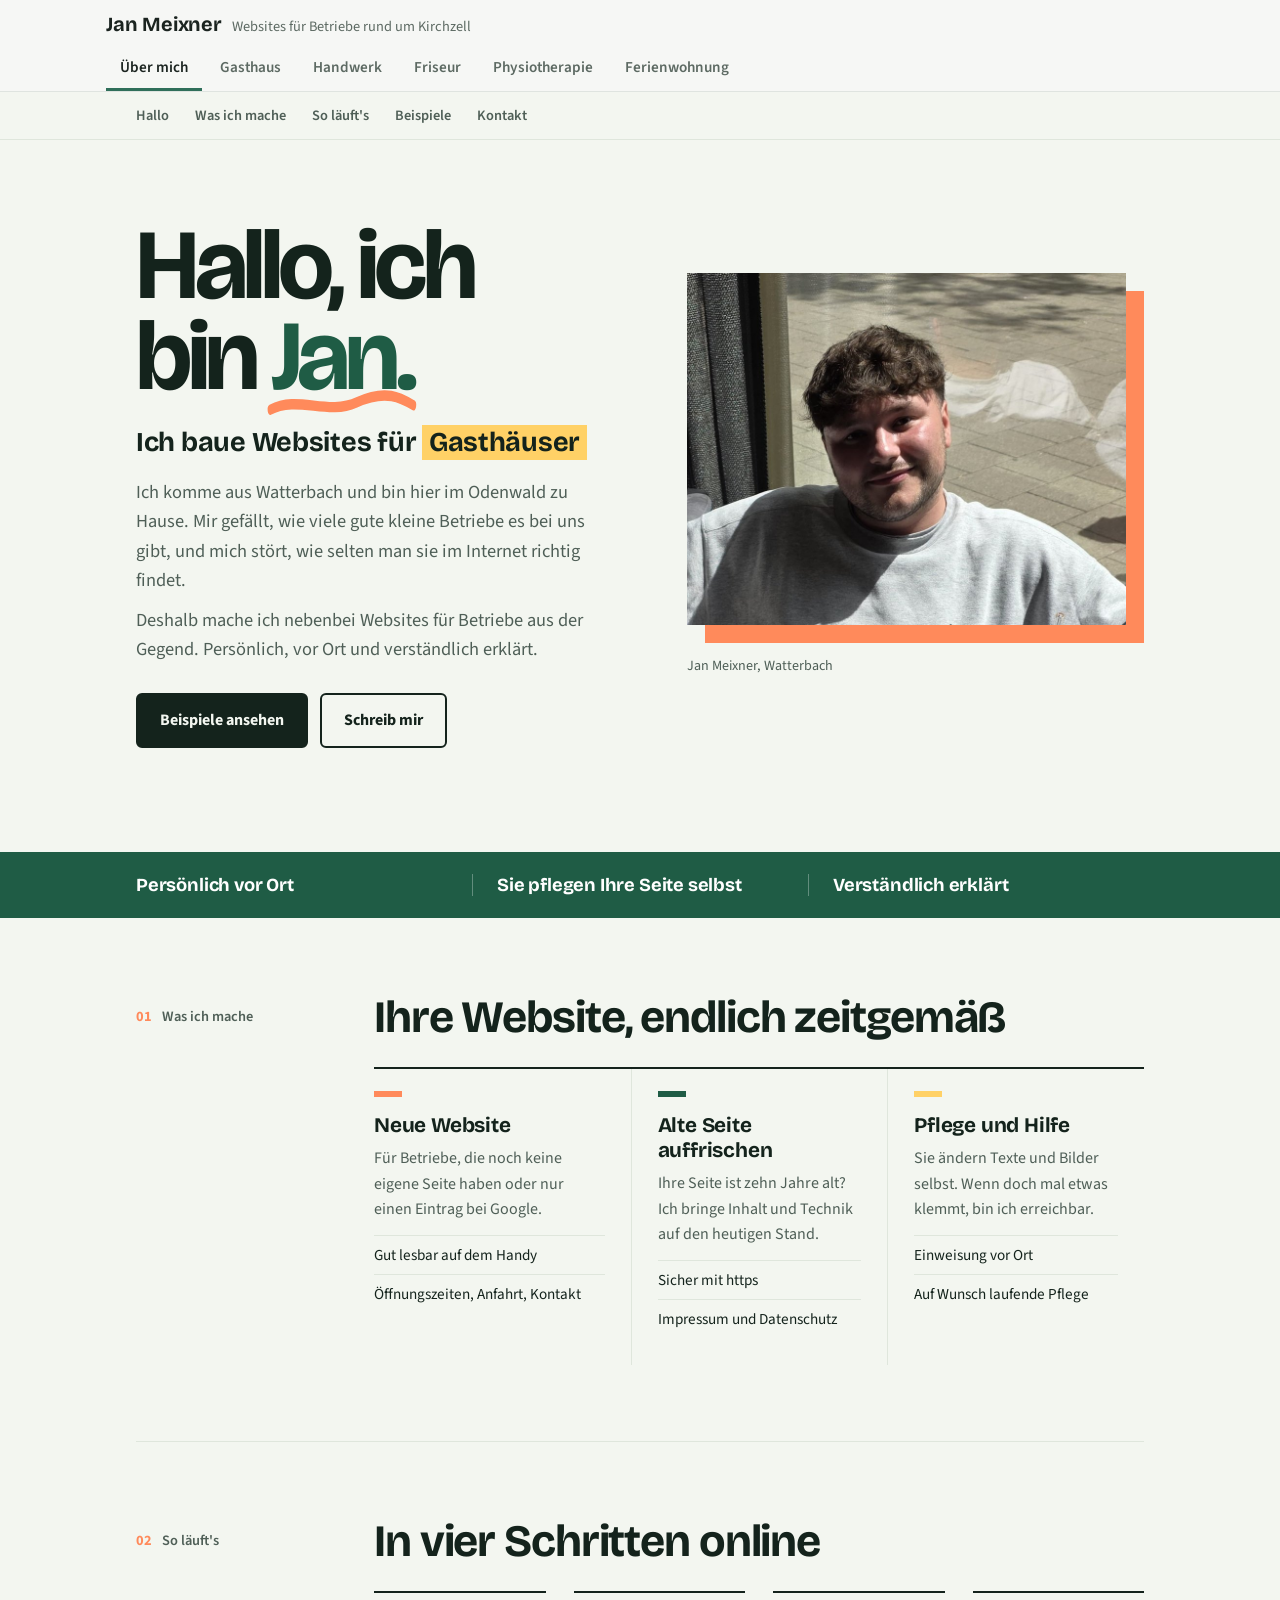
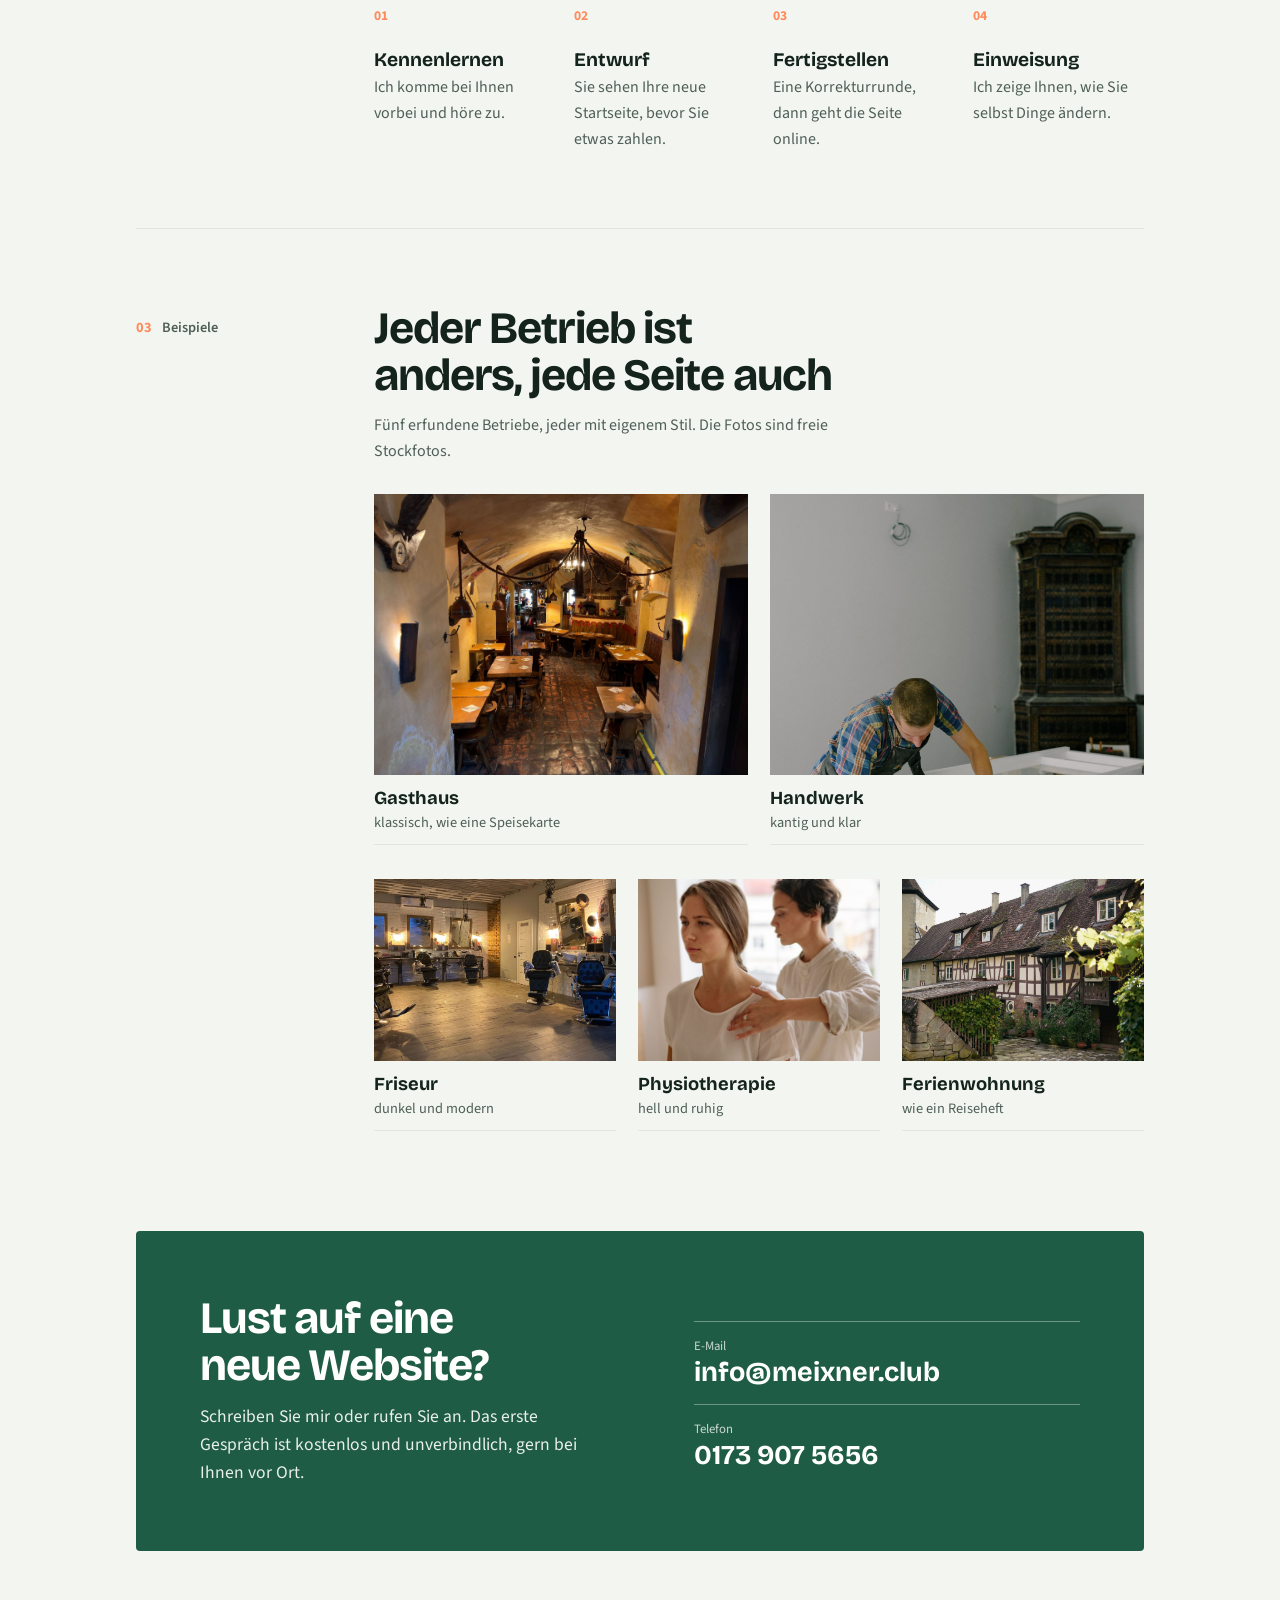
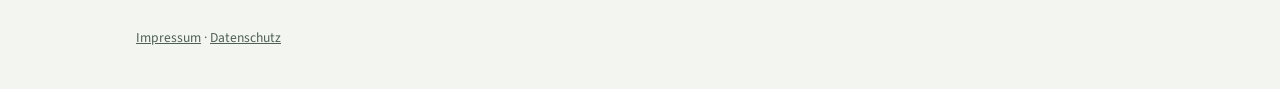
<file: index.html>
<!doctype html>
<html lang="de">
<head>
<meta charset="utf-8">
<meta name="viewport" content="width=device-width, initial-scale=1">
<title>Websites für Betriebe aus dem Odenwald</title>
<meta name="description" content="Ich baue Websites für Gasthäuser, Handwerker, Praxen und Ferienwohnungen rund um Kirchzell. Persönlich, vor Ort und verständlich erklärt.">
<meta name="theme-color" content="#1f5c45">
<link rel="canonical" href="https://meixner.club/">
<meta property="og:type" content="website">
<meta property="og:locale" content="de_DE">
<meta property="og:url" content="https://meixner.club/">
<meta property="og:title" content="Websites für Betriebe aus dem Odenwald">
<meta property="og:description" content="Persönlich, vor Ort und verständlich erklärt. Websites für kleine Betriebe rund um Kirchzell.">
<meta property="og:image" content="https://meixner.club/bilder/jan.jpg">
<link rel="icon" href="favicon.svg" type="image/svg+xml">
<link rel="icon" href="favicon-32.png" sizes="32x32" type="image/png">
<link rel="apple-touch-icon" href="apple-touch-icon.png">
<link rel="stylesheet" href="fonts.css">
<style>
/* Hülle: feste Kopfzeile + Tab-Leiste. Jeder Tab ist eine eigene Onepage mit eigenem Layout, eigener Schrift und eigener Unternavigation */
:root{
  --bg:#f6f7f5; --surface:#ffffff; --fg:#1b2420; --muted:#5d6a63; --line:#dfe4e0; --accent:#2f6f5a;
  --f-display:"Bricolage Grotesque",system-ui,sans-serif; --f-body:"Source Sans 3",system-ui,sans-serif;
  --hdr:108px;
}
@media (prefers-color-scheme:dark){:root:not([data-theme="light"]){--bg:#121815;--surface:#1a221e;--fg:#e6ece8;--muted:#9aa8a0;--line:#2b3631;--accent:#7cc4a8;color-scheme:dark}}
:root[data-theme="dark"]{--bg:#121815;--surface:#1a221e;--fg:#e6ece8;--muted:#9aa8a0;--line:#2b3631;--accent:#7cc4a8;color-scheme:dark}
html{scroll-behavior:smooth}
@media (prefers-reduced-motion:reduce){html{scroll-behavior:auto}}
body{margin:0;background:var(--bg);color:var(--fg);font:16px/1.6 var(--f-body)}
*{box-sizing:border-box}
a{color:inherit}
h1,h2,h3{text-wrap:balance}

/* Kopf */
.top{position:sticky;top:env(safe-area-inset-top,0px);z-index:20;background:color-mix(in srgb,var(--bg) 92%,transparent);backdrop-filter:blur(8px);border-bottom:1px solid var(--line)}
.top-in{max-width:1100px;margin:0 auto;padding:12px 16px 0;display:flex;flex-direction:column;gap:8px}
.brand{display:flex;align-items:baseline;gap:10px;flex-wrap:wrap}
.brand b{font:700 1.25rem var(--f-display);letter-spacing:-.01em}
.brand span{color:var(--muted);font-size:.9rem}
.tabs{display:flex;gap:4px;overflow-x:auto;scrollbar-width:none;margin:0 -16px;padding:0 16px}
.tabs::-webkit-scrollbar{display:none}
.tab{flex:none;border:0;background:none;color:var(--muted);font:600 .95rem var(--f-body);padding:10px 14px;border-bottom:3px solid transparent;cursor:pointer;white-space:nowrap}
.tab:hover{color:var(--fg)}
.tab[aria-selected="true"]{color:var(--fg);border-color:var(--accent)}
:focus-visible{outline:2px solid var(--accent);outline-offset:2px}

/* Panels + Übergang */
.panel{transition:opacity .28s ease,transform .28s ease}
.panel.out{opacity:0;transform:translateY(8px)}
@media (prefers-reduced-motion:reduce){.panel{transition:none}}

/* Gemeinsame Basis der Unternavigation, Aussehen je Tab */
.subnav{position:sticky;top:calc(env(safe-area-inset-top,0px) + var(--hdr));z-index:10;display:flex;overflow-x:auto;scrollbar-width:none}
.subnav::-webkit-scrollbar{display:none}
.subnav a{flex:none;text-decoration:none;white-space:nowrap}
.wrap{max-width:1040px;margin:0 auto;padding-inline:16px}
section{scroll-margin-top:calc(var(--hdr) + 64px)}
.badge{display:inline-block;font:700 .7rem/1 var(--f-body);letter-spacing:.1em;text-transform:uppercase;padding:6px 10px}
.demo{margin:0;padding:6px 16px;text-align:center;font:600 .78rem/1.4 var(--f-body);color:var(--muted);background:var(--bg);border-bottom:1px solid var(--line)}
.note{font-size:.85rem;opacity:.7;padding-block:28px 44px}

/* ============ ÜBER MICH: lebendig, farbig, persönlich ============ */
:root{--u-bg:#f3f6f0;--u-ink:#14231c;--u-soft:#4f5f57;--u-green:#1f5c45;--u-green-fg:#ffffff;--u-apri:#ff8a5b;--u-sun:#ffd166;--u-mint:#cdeedb;--u-peach:#ffe2d3;--u-butter:#fff1c7;--u-card:#ffffff;--u-line:#dfe6dc;--u-hl:#ffd166}
@media (prefers-color-scheme:dark){:root:not([data-theme="light"]){--u-bg:#101813;--u-ink:#eef3ee;--u-soft:#a7b5ad;--u-green:#3f9b76;--u-green-fg:#0d1a14;--u-apri:#ff9a70;--u-sun:#ffd166;--u-mint:#1d3b2e;--u-peach:#3d2a22;--u-butter:#3a3320;--u-card:#18221c;--u-line:#2a3a31;--u-hl:#ffd16652}}
:root[data-theme="dark"]{--u-bg:#101813;--u-ink:#eef3ee;--u-soft:#a7b5ad;--u-green:#3f9b76;--u-green-fg:#0d1a14;--u-apri:#ff9a70;--u-sun:#ffd166;--u-mint:#1d3b2e;--u-peach:#3d2a22;--u-butter:#3a3320;--u-card:#18221c;--u-line:#2a3a31;--u-hl:#ffd16652}
#p-ueber{background:var(--u-bg);color:var(--u-ink);overflow-x:clip}
#p-ueber .subnav{gap:26px;padding:0 max(16px,calc((100vw - 1040px)/2 + 16px));background:color-mix(in srgb,var(--u-bg) 94%,transparent);border-bottom:1px solid var(--u-line)}
#p-ueber .subnav a{font-size:.9rem;font-weight:600;padding:12px 0 10px;color:var(--u-soft);border-bottom:2px solid transparent}
#p-ueber .subnav a:hover{color:var(--u-ink);border-color:var(--u-apri)}
#p-ueber h2{font:700 clamp(1.9rem,4.4vw,2.8rem)/1.05 var(--f-display);letter-spacing:-.025em;margin:0 0 14px}
.u-hero{padding-block:56px 72px;display:grid;gap:48px;grid-template-columns:1fr;align-items:center}
@media(min-width:860px){.u-hero{grid-template-columns:1.1fr 1fr;padding-block:80px 104px}}
.u-hero>div{min-width:0}
.u-hero h1{font:700 clamp(3rem,10vw,6.2rem)/.92 var(--f-display);letter-spacing:-.045em;margin:0 0 22px}
.u-hero h1 .name{position:relative;display:inline-block;color:var(--u-green)}
.u-hero h1 .name svg{position:absolute;left:-2%;bottom:-.16em;width:104%;height:.3em;overflow:visible}
.u-hero h1 .name path{fill:none;stroke:var(--u-apri);stroke-width:7;stroke-linecap:round;stroke-dasharray:300;stroke-dashoffset:0;animation:u-draw 1.2s .3s ease-out backwards}
@keyframes u-draw{from{stroke-dashoffset:300}}
.u-rot{font:700 clamp(1.25rem,3vw,1.7rem)/1.3 var(--f-display);margin:0 0 18px;letter-spacing:-.01em}
.u-word{display:inline-block;color:#14231c;background:var(--u-sun);padding:0 .25em;transition:opacity .25s,transform .25s}
.u-word.swap{opacity:0;transform:translateY(6px)}
.u-hero p.lead{font-size:1.15rem;max-width:50ch;color:var(--u-soft);margin:0 0 10px}
.u-btns{display:flex;flex-wrap:wrap;gap:12px;margin-top:28px}
.u-btn{display:inline-flex;align-items:center;gap:8px;padding:13px 22px;border-radius:6px;font-weight:700;text-decoration:none;border:2px solid var(--u-ink);transition:background .2s,color .2s}
.u-btn.pri{background:var(--u-ink);color:var(--u-bg)}
.u-btn.pri:hover{background:var(--u-green);border-color:var(--u-green);color:var(--u-green-fg)}
.u-btn:not(.pri):hover{background:var(--u-ink);color:var(--u-bg)}
.u-visual{margin:0 18px 18px 0;justify-self:end;width:min(470px,calc(100% - 18px))}
.u-visual .ph{position:relative;display:block}
.u-visual .ph::before{content:"";position:absolute;inset:18px -18px -18px 18px;background:var(--u-apri)}
.u-visual img{position:relative;display:block;width:100%;height:auto;aspect-ratio:5/4;object-fit:cover}
.u-visual figcaption{margin-top:30px;font-size:.88rem;color:var(--u-soft)}
.u-strip{background:var(--u-green);color:var(--u-green-fg)}
.u-strip ul{list-style:none;margin:0 auto;padding:22px 16px;max-width:1040px;display:grid;grid-template-columns:1fr;gap:6px}
.u-strip li{font:700 1.15rem var(--f-display);letter-spacing:-.01em}
@media(min-width:760px){.u-strip ul{grid-template-columns:repeat(3,1fr);gap:0}.u-strip li+li{border-left:1px solid color-mix(in srgb,currentColor 30%,transparent);padding-left:24px}}
.u-sec{padding-block:76px;display:grid;gap:10px 48px;grid-template-columns:1fr}
.u-sec+.u-sec{border-top:1px solid var(--u-line)}
@media(min-width:860px){.u-sec{grid-template-columns:190px 1fr}}
.u-sec>div{min-width:0}
.u-label{margin:0;padding-top:.7rem;font-size:.9rem;font-weight:600;color:var(--u-soft);display:flex;gap:10px;align-items:baseline}
.u-label b{color:var(--u-apri);font-variant-numeric:tabular-nums}
.u-svc{display:grid;grid-template-columns:1fr;margin-top:26px;border-top:2px solid var(--u-ink)}
@media(min-width:760px){.u-svc{grid-template-columns:repeat(3,1fr)}}
.u-svc article{padding:22px 0 26px;border-bottom:1px solid var(--u-line);min-width:0}
@media(min-width:760px){.u-svc article{border-bottom:0;padding-right:26px}.u-svc article+article{border-left:1px solid var(--u-line);padding-left:26px}}
.u-svc h3{font:700 1.3rem var(--f-display);margin:0 0 8px;letter-spacing:-.01em}
.u-svc h3::before{content:"";display:block;width:28px;height:6px;margin-bottom:16px;background:var(--u-apri)}
.u-svc article:nth-child(2) h3::before{background:var(--u-green)}
.u-svc article:nth-child(3) h3::before{background:var(--u-sun)}
.u-svc p{margin:0 0 12px;color:var(--u-soft)}
.u-svc ul{margin:0;padding:0;list-style:none;font-size:.95rem}
.u-svc li{padding:7px 0;border-top:1px solid var(--u-line)}
.u-steps{list-style:none;padding:0;margin:26px 0 0;display:grid;gap:28px;grid-template-columns:repeat(auto-fit,minmax(170px,1fr));counter-reset:u}
.u-steps li{counter-increment:u;border-top:2px solid var(--u-ink);padding-top:12px}
.u-steps li::before{content:counter(u,decimal-leading-zero);display:block;font-weight:700;font-size:.85rem;color:var(--u-apri);margin-bottom:22px;font-variant-numeric:tabular-nums}
.u-steps b{display:block;font:700 1.2rem var(--f-display);margin-bottom:4px}
.u-steps span{color:var(--u-soft)}
.u-shots{display:grid;gap:34px 22px;grid-template-columns:1fr;margin-top:30px}
@media(min-width:700px){.u-shots{grid-template-columns:repeat(6,1fr)}.u-shot:nth-child(-n+2){grid-column:span 3}.u-shot:nth-child(n+3){grid-column:span 2}}
.u-shot{all:unset;box-sizing:border-box;cursor:pointer;display:block;min-width:0}
.u-shot .fr{display:block;overflow:hidden;background:var(--u-line)}
.u-shot .pic{display:block;aspect-ratio:4/3;background-size:cover;background-position:center;transition:transform .5s ease}
.u-shot:hover .pic{transform:scale(1.04)}
.u-shot .cap{display:grid;gap:2px;padding:12px 0 10px;border-bottom:1px solid var(--u-line)}
.u-shot .cap b{font:700 1.15rem var(--f-display);transition:color .2s}
.u-shot .cap span{color:var(--u-soft);font-size:.9rem}
.u-shot:hover .cap b{color:var(--u-green)}
.u-shot:focus-visible{outline:3px solid var(--u-green);outline-offset:4px}
.u-note{color:var(--u-soft);max-width:60ch;margin:0}
.u-end{padding-block:24px 76px}
.u-cta{background:var(--u-green);color:var(--u-green-fg);padding:clamp(28px,6vw,64px);display:grid;gap:30px;grid-template-columns:1fr;border-radius:4px}
@media(min-width:820px){.u-cta{grid-template-columns:1.2fr 1fr;align-items:end}}
.u-cta>div{min-width:0}
.u-cta h2{color:inherit}
.u-cta p{margin:0;opacity:.9;max-width:44ch;font-size:1.1rem}
.u-contact div{padding:14px 0;border-top:1px solid color-mix(in srgb,currentColor 35%,transparent)}
.u-contact small{display:block;font-size:.8rem;opacity:.75}
.u-contact a{color:inherit;text-decoration:none}.u-contact a:hover{text-decoration:underline}
.u-contact strong{font:700 clamp(1.3rem,2.6vw,1.7rem) var(--f-display);user-select:all;overflow-wrap:anywhere}
footer.shell{padding-block:0 40px;color:var(--u-soft);font-size:.85rem}
@media (prefers-reduced-motion:reduce){.u-hero h1 .name path{animation:none}}

/* ============ GASTHAUS: klassisch, mittig, wie eine gedruckte Karte ============ */
#p-gasthaus{background:#f3ecdb;color:#2a2a22;font:17px/1.6 "Alegreya",Georgia,serif}
#p-gasthaus .subnav{justify-content:safe center;gap:4px;padding:8px 16px;background:#24372b;border-bottom:3px double #c9a95c}
#p-gasthaus .subnav a{font:500 1rem "Alegreya SC",Georgia,serif;letter-spacing:.06em;color:#efe6cf;padding:6px 14px}
#p-gasthaus .subnav a:hover{color:#e2c77e}
.g-hero{text-align:center;background:linear-gradient(#1d2e2380,#1d2e23cc),url(bilder/g_hero.jpg) center/cover,#1d2e23;color:#f3ecdb;padding-block:96px 104px}
.g-hero .badge{background:#f3ecdb22;color:#efe6cf}
.g-crest{font-size:2.4rem;color:#c9a95c;margin-top:18px;line-height:1}
.g-hero h1{font:700 clamp(2.6rem,8vw,4.8rem)/1 "Alegreya",Georgia,serif;margin:0 0 8px}
.g-since{font:500 1.05rem "Alegreya SC",Georgia,serif;letter-spacing:.2em;color:#c9a95c}
.g-hero p{max-width:46ch;margin:18px auto 0;font-style:italic;font-size:1.15rem}
.g-orn{width:64px;height:5px;border-block:1px solid #a8874a;margin:0 auto 22px}
#p-gasthaus section.c{padding-block:56px;text-align:center}
#p-gasthaus h2{font:700 2rem "Alegreya",Georgia,serif;color:#24372b;margin:0 0 6px}
.g-card{max-width:620px;margin:0 auto;background:#fffaf0;border:1px solid #d9caa4;outline:1px solid #d9caa4;outline-offset:-8px;padding:36px 28px;text-align:left}
.g-card h3{font:500 1.05rem "Alegreya SC",Georgia,serif;letter-spacing:.12em;color:#8a6a2e;text-align:center;margin:20px 0 8px}
.g-card h3:first-child{margin-top:0}
.g-dish{display:flex;align-items:baseline;gap:8px;padding:5px 0}
.g-dish span{min-width:0}
.g-dish i{flex:1;border-bottom:1px dotted #b9a274;transform:translateY(-4px);min-width:20px}
.g-dish em{font-style:normal;font-weight:700;font-variant-numeric:tabular-nums;white-space:nowrap}
.g-dish small{display:block;font-style:italic;opacity:.75;font-size:.9rem}
.g-split{display:grid;gap:28px;grid-template-columns:1fr;align-items:center;text-align:left}
@media(min-width:760px){.g-split{grid-template-columns:1fr 1fr}}
.g-pic{margin:0}
.g-pic img{display:block;width:100%;aspect-ratio:4/3;object-fit:cover;border:8px solid #fffaf0;box-shadow:0 2px 0 #d9caa4}
.g-pic figcaption{text-align:center;font-style:italic;font-size:.9rem;opacity:.7;margin-top:8px}
.g-split h2{text-align:left}
.g-hours{display:inline-block;border:3px double #24372b;padding:20px 32px;background:#fffaf0}
.g-hours table{border-collapse:collapse;font-variant-numeric:tabular-nums;text-align:left}
.g-hours td{padding:5px 16px}
.g-hours td:first-child{font-family:"Alegreya SC",Georgia,serif}
#p-gasthaus .note{text-align:center}

/* ============ HANDWERK: kantig, technisch, Signalgelb ============ */
#p-handwerk{background:#eceae4;color:#1f2326;font:16px/1.55 "Archivo",system-ui,sans-serif}
#p-handwerk .subnav{background:#1f2326;padding:0 16px}
#p-handwerk .subnav a{font:600 .85rem "Archivo Narrow","Archivo",sans-serif;text-transform:uppercase;letter-spacing:.08em;color:#d8d6cf;padding:13px 16px;border-right:1px solid #353a3e}
#p-handwerk .subnav a:first-child{border-left:1px solid #353a3e}
#p-handwerk .subnav a:hover{background:#f2c230;color:#1f2326}
.h-hero{display:grid;grid-template-columns:1fr;border-bottom:6px solid #1f2326}
@media(min-width:820px){.h-hero{grid-template-columns:1.5fr 1fr}}
.h-hero-l{padding:56px max(16px,calc((100vw - 1040px)/2 + 16px)) 52px;padding-right:28px;background:#eceae4}
.h-hero-l .badge{background:#1f2326;color:#f2c230}
.h-hero h1{font:800 clamp(2.4rem,7vw,4.4rem)/.95 "Archivo",sans-serif;text-transform:uppercase;letter-spacing:-.02em;margin:18px 0 16px}
.h-hero p{max-width:44ch;font-size:1.1rem;margin:0}
.h-btn{display:inline-block;margin-top:24px;background:#1f2326;color:#f2c230;font:800 .95rem "Archivo",sans-serif;text-transform:uppercase;letter-spacing:.06em;padding:14px 22px;text-decoration:none}
.h-facts{background:url(bilder/h_hero.jpg) 50% 72%/cover,#7a6a58;border-left:10px solid #f2c230;min-height:340px;display:grid;grid-template-columns:repeat(3,1fr);align-content:end}
.h-facts div{background:#1f2326;color:#fff;padding:14px 16px;display:flex;flex-direction:column;gap:2px;min-width:0}
.h-facts div+div{border-left:1px solid #353a3e}
.h-facts b{font:800 1.6rem "Archivo",sans-serif;color:#f2c230;font-variant-numeric:tabular-nums;order:-1}
.h-facts span{font:600 .75rem "Archivo Narrow",sans-serif;text-transform:uppercase;letter-spacing:.08em;color:#d8d6cf}
#p-handwerk section.c{padding-block:56px}
#p-handwerk h2{font:800 clamp(1.6rem,4vw,2.3rem)/1 "Archivo",sans-serif;text-transform:uppercase;margin:0 0 24px;display:flex;align-items:center;gap:14px}
#p-handwerk{counter-reset:hs}
#p-handwerk h2::before{counter-increment:hs;content:counter(hs,decimal-leading-zero);font:600 .85rem "Archivo Narrow",sans-serif;letter-spacing:.06em;background:#f2c230;color:#1f2326;padding:5px 7px;flex:none}
.h-list{border-top:2px solid #1f2326}
.h-row{display:grid;grid-template-columns:1fr;gap:4px 24px;padding:18px 0;border-bottom:1px solid #c8c4ba}
@media(min-width:700px){.h-row{grid-template-columns:260px 1fr auto;align-items:baseline}}
.h-row b{font:800 1.15rem "Archivo",sans-serif;text-transform:uppercase}
.h-row span{min-width:0}
.h-row small{font:600 .8rem "Archivo Narrow",sans-serif;text-transform:uppercase;letter-spacing:.06em;background:#1f2326;color:#f2c230;padding:4px 8px;justify-self:start}
.h-refs{display:grid;gap:4px;grid-template-columns:repeat(auto-fit,minmax(230px,1fr))}
.h-ref{aspect-ratio:4/3;max-width:100%;position:relative;color:#fff;padding:14px;display:flex;flex-direction:column;justify-content:flex-end}
.h-ref b{font:800 1.05rem "Archivo",sans-serif;text-transform:uppercase;position:relative}
.h-ref span{font-size:.85rem;opacity:.9;position:relative}
.h-ref::before{content:"";position:absolute;inset:0;background:linear-gradient(transparent 40%,#000a)}
.h-r1{background:url(bilder/h_r1.jpg) center/cover,#7a6a58}
.h-r2{background:url(bilder/h_r2.jpg) center/cover,#8b9298}
.h-r3{background:url(bilder/h_r3.jpg) center/cover,#a0794f}
.h-r4{background:url(bilder/h_r4.jpg) center/cover,#5a6b74}
.h-form{display:grid;gap:14px;grid-template-columns:1fr;max-width:720px}
@media(min-width:640px){.h-form{grid-template-columns:1fr 1fr}.h-form .full{grid-column:1/-1}}
.h-form label{display:grid;gap:4px;font:600 .8rem "Archivo Narrow",sans-serif;text-transform:uppercase;letter-spacing:.06em}
.h-form input,.h-form select,.h-form textarea{font:inherit;font-size:1rem;padding:12px;border:2px solid #1f2326;background:#fff;color:#1f2326;border-radius:0;width:100%}
.h-form button{all:unset;cursor:pointer;background:#f2c230;color:#1f2326;font:800 1rem "Archivo",sans-serif;text-transform:uppercase;padding:14px 22px;justify-self:start;border:2px solid #1f2326}
.h-form button:focus-visible{outline:3px solid #1f2326;outline-offset:2px}
.h-ok{font-weight:600}

/* ============ FRISEUR: dunkel, Editorial, große Schrift, asymmetrisch ============ */
#p-friseur{background:#0f0f0f;color:#f2e9e4;font:16px/1.6 "Source Sans 3",system-ui,sans-serif}
#p-friseur .subnav{justify-content:flex-end;gap:22px;padding:14px 24px;background:#0f0f0fee;border-bottom:1px solid #262626}
#p-friseur .subnav a{font:600 .78rem "Syne",sans-serif;text-transform:uppercase;letter-spacing:.18em;color:#f2e9e4;padding:4px 0;border-bottom:1px solid transparent}
#p-friseur .subnav a:hover{border-color:#e0a995;color:#e0a995}
.f-hero{position:relative;padding-block:72px 56px;overflow:hidden;background:radial-gradient(circle at 85% 30%,#c98f7a40,transparent 45%),linear-gradient(90deg,#0f0f0f 30%,#0f0f0fb3),url(bilder/f_hero.jpg) right center/cover,#0f0f0f}
.f-hero .badge{border:1px solid #f2e9e455;color:#f2e9e4}
.f-hero h1{font:800 clamp(2.6rem,9.5vw,7rem)/.85 "Syne",sans-serif;letter-spacing:-.04em;margin:24px 0 0;text-transform:lowercase}
.f-hero h1 span{display:block;padding-left:min(8vw,120px);color:#e0a995}
.f-hero p{max-width:34ch;margin:28px 0 0 auto;font-size:1.15rem;text-align:right}
.f-side{position:absolute;right:10px;top:72px;writing-mode:vertical-rl;font:600 .72rem "Syne",sans-serif;letter-spacing:.3em;text-transform:uppercase;opacity:.5}
#p-friseur section.c{padding-block:64px;border-top:1px solid #262626}
#p-friseur h2{font:800 clamp(2rem,6vw,3.4rem)/1 "Syne",sans-serif;text-transform:lowercase;margin:0 0 28px;letter-spacing:-.03em}
.f-strip{display:flex;gap:14px;overflow-x:auto;padding-bottom:12px;scroll-snap-type:x mandatory}
.f-look{flex:0 0 min(240px,70vw);aspect-ratio:3/4;scroll-snap-align:start;display:flex;align-items:flex-end;padding:14px;font:600 .8rem "Syne",sans-serif;text-transform:uppercase;letter-spacing:.14em}
.f-look{background-size:cover;background-position:center}.f-l1{background-image:linear-gradient(transparent 60%,#000c),url(bilder/f_l1.jpg)}.f-l2{background-image:linear-gradient(transparent 60%,#000c),url(bilder/f_l2.jpg)}.f-l3{background-image:linear-gradient(transparent 60%,#000c),url(bilder/f_l3.jpg)}.f-l4{background-image:linear-gradient(transparent 60%,#000c),url(bilder/f_l4.jpg)}
.f-prices{display:grid;gap:36px;grid-template-columns:1fr}
@media(min-width:760px){.f-prices{grid-template-columns:1fr 1fr}}
.f-prices h3{font:600 .8rem "Syne",sans-serif;text-transform:uppercase;letter-spacing:.2em;color:#e0a995;margin:0 0 8px}
.f-prices div div{display:flex;justify-content:space-between;gap:16px;padding:12px 0;border-bottom:1px solid #262626;font-variant-numeric:tabular-nums}
.f-team{display:grid;gap:28px;grid-template-columns:repeat(auto-fit,minmax(170px,1fr))}
.f-team div{display:grid;gap:4px}
.f-team i{width:110px;height:110px;border-radius:50%;display:grid;place-items:center;font:800 2rem "Syne",sans-serif;font-style:normal;margin-bottom:8px;background:#1d1d1d;border:1px solid #333}
.f-team b{font:800 1.2rem "Syne",sans-serif}
.f-team span{opacity:.7}
.f-cta{display:flex;flex-wrap:wrap;align-items:center;gap:28px}
.f-round{width:150px;height:150px;border-radius:50%;display:grid;place-items:center;text-align:center;background:#e0a995;color:#111;font:800 1rem/1.1 "Syne",sans-serif;text-transform:lowercase;text-decoration:none;transition:transform .3s}
.f-round:hover{transform:rotate(-8deg) scale(1.04)}

/* ============ PHYSIO: hell, weich, freundlich, viel Luft ============ */
#p-physio{background:#f7fbfd;color:#183244;font:16px/1.65 "Nunito",system-ui,sans-serif}
#p-physio .subnav{gap:24px;padding:0 max(16px,calc((100vw - 1040px)/2 + 16px));background:#f7fbfdf2;border-bottom:1px solid #dbe9ef}
#p-physio .subnav a{font-weight:700;font-size:.92rem;color:#46667a;padding:12px 0 10px;border-bottom:2px solid transparent}
#p-physio .subnav a:hover{color:#17405a;border-color:#2ea3a3}
.p-hero{padding-block:48px 64px;display:grid;gap:32px;grid-template-columns:1fr;align-items:center}
@media(min-width:800px){.p-hero{grid-template-columns:1.3fr 1fr}}
.p-hero .badge{background:#d8eef6;color:#17405a;border-radius:999px}
.p-hero h1{font:800 clamp(2.2rem,6vw,3.5rem)/1.05 "Nunito",sans-serif;margin:16px 0 14px;color:#17405a}
.p-hero h1 span{color:#2ea3a3}
.p-hero p{font-size:1.15rem;max-width:44ch;margin:0}
.p-visual img{display:block;width:100%;aspect-ratio:4/5;object-fit:cover;border-radius:10px}
.p-appt{margin-top:28px;border-left:3px solid #2ea3a3;padding:4px 0 4px 18px;display:grid;gap:8px;max-width:420px}
.p-room{display:block;width:100%;aspect-ratio:21/8;object-fit:cover;border-radius:10px;margin-bottom:36px}
.p-appt small{font-weight:700;color:#2ea3a3;text-transform:uppercase;letter-spacing:.08em;font-size:.75rem}
.p-appt b{font-size:1.4rem;color:#17405a}
.p-slots{display:flex;flex-wrap:wrap;gap:8px}
.p-slots span{padding:5px 10px;border-radius:6px;background:#e3f2f2;color:#17405a;font-weight:700;font-variant-numeric:tabular-nums}
#p-physio section.c{padding-block:56px}
#p-physio h2{font:800 clamp(1.7rem,3.6vw,2.2rem)/1.15 "Nunito",sans-serif;margin:0 0 8px;color:#17405a}
.p-intro{max-width:52ch;margin:0 0 30px;color:#46667a}
.p-cards{display:grid;gap:0 32px;grid-template-columns:repeat(auto-fit,minmax(220px,1fr))}
.p-cards div{border-top:2px solid #17405a;padding:16px 0 22px;display:grid;gap:6px;align-content:start}
.p-ico{width:44px;height:44px;border-radius:14px;background:#e3f2f7;display:grid;place-items:center}
.p-ico svg{width:24px;height:24px;stroke:#1f6f8b;fill:none;stroke-width:2;stroke-linecap:round;stroke-linejoin:round}
.p-cards b{font-size:1.1rem}
.p-cards span{color:#46667a;font-size:.95rem}
.p-steps{display:grid;gap:16px;grid-template-columns:repeat(auto-fit,minmax(220px,1fr));list-style:none;padding:0;margin:0;counter-reset:p}
.p-steps li{counter-increment:p;border-top:1px solid #c9dfe7;padding-top:14px}
.p-steps li::before{content:counter(p);display:block;margin:0 0 8px;color:#2ea3a3;font:800 2.4rem/1 "Nunito",sans-serif}
.p-steps b{display:block;font-size:1.1rem}
.p-steps span{color:#46667a}
.p-faq{max-width:760px;display:grid;border-top:1px solid #c9dfe7}
.p-faq details{border-bottom:1px solid #c9dfe7;padding:2px 0}
.p-faq summary{cursor:pointer;font-weight:700;padding:14px 0;list-style:none;display:flex;justify-content:space-between;gap:12px}
.p-faq summary::after{content:"+";color:#2ea3a3;font-size:1.3rem;line-height:1}
.p-faq details[open] summary::after{content:"–"}
.p-faq p{margin:0 0 16px;color:#46667a}
.p-contact{background:#17405a;color:#fff;border-radius:28px;padding:32px;display:grid;gap:20px;grid-template-columns:repeat(auto-fit,minmax(200px,1fr))}
.p-contact small{display:block;opacity:.7;font-size:.8rem;text-transform:uppercase;letter-spacing:.08em}
.p-contact strong{font-size:1.1rem}

/* ============ GEMEINSAM FÜR BEISPIELE: Handy-Aktionsleiste, Karte, Fußzeile, Team, Stellen ============ */
.actbar{position:fixed;left:0;right:0;bottom:0;z-index:30;display:flex;gap:8px;padding:10px 12px calc(10px + env(safe-area-inset-bottom,0px));background:var(--ab-bg);box-shadow:0 -6px 20px #0003}
.actbar a{flex:1;display:flex;align-items:center;justify-content:center;gap:8px;min-height:48px;text-decoration:none;font-weight:700;font-size:1rem;color:var(--ab-fg);background:var(--ab-btn);border-radius:var(--ab-r,10px)}
.actbar a.pri{background:var(--ab-pri);color:var(--ab-pri-fg)}
.actbar svg{width:20px;height:20px;fill:none;stroke:currentColor;stroke-width:2;stroke-linecap:round;stroke-linejoin:round}
@media(max-width:759px){.panel:not(#p-ueber){padding-bottom:76px}}
@media(min-width:760px){.actbar{display:none}}
.loc{display:grid;gap:24px;grid-template-columns:1fr;align-items:center}
@media(min-width:760px){.loc{grid-template-columns:1.4fr 1fr}}
.loc>div{min-width:0}
.map{position:relative;border-radius:var(--m-r,0);overflow:hidden;background:var(--m-bg)}
.map svg{display:block;width:100%;height:auto}
.map small{position:absolute;right:8px;bottom:6px;font-size:.7rem;opacity:.6;color:var(--m-txt)}
.route{display:inline-flex;align-items:center;gap:8px;margin-top:14px;padding:12px 18px;text-decoration:none;font-weight:700;background:var(--m-pin);color:#fff;border-radius:var(--m-r,0)}
.bfoot{padding-block:36px 28px;font-size:.92rem}
.bfoot .cols{display:grid;gap:20px;grid-template-columns:repeat(auto-fit,minmax(190px,1fr))}
.bfoot b{display:block;margin-bottom:4px}
.bfoot .legal{display:flex;flex-wrap:wrap;gap:6px 18px;margin-top:24px;padding-top:16px;border-top:1px solid currentColor;border-color:color-mix(in srgb,currentColor 20%,transparent);font-size:.82rem;opacity:.75}
.bfoot .legal a{text-decoration:underline}
.team{display:grid;gap:22px;grid-template-columns:repeat(auto-fit,minmax(200px,1fr))}
.team figure{margin:0;display:grid;gap:4px;align-content:start}
.team img{width:100%;aspect-ratio:1;object-fit:cover;object-position:top;display:block;margin-bottom:8px}
.team b{font-size:1.1rem}
.team span{opacity:.75}
.job{display:grid;gap:18px;grid-template-columns:1fr;padding:26px}
@media(min-width:760px){.job{grid-template-columns:1.2fr 1fr}}
.job>div{min-width:0}
.job h3{margin:6px 0 10px;font-size:1.35rem;line-height:1.2}
.job ul{margin:0;padding-left:1.1em}
.job li{margin-bottom:4px}
.job .tag{display:inline-block;font-size:.75rem;font-weight:700;letter-spacing:.08em;text-transform:uppercase;padding:4px 10px}
/* Farben je Betrieb */
#p-gasthaus{--ab-bg:#24372b;--ab-fg:#f3ecdb;--ab-btn:#ffffff1a;--ab-pri:#c9a95c;--ab-pri-fg:#1d2e23;--ab-r:2px;--m-bg:#efe6cf;--m-road:#fffaf0;--m-water:#b9cfc6;--m-green:#d6dcb8;--m-block:#e2d6b6;--m-pin:#24372b;--m-txt:#2a2a22;--m-r:2px}
#p-handwerk{--ab-bg:#1f2326;--ab-fg:#fff;--ab-btn:#353a3e;--ab-pri:#f2c230;--ab-pri-fg:#1f2326;--ab-r:0;--m-bg:#dcd9d1;--m-road:#fff;--m-water:#a9b8c0;--m-green:#c9cdb7;--m-block:#c8c4ba;--m-pin:#1f2326;--m-txt:#1f2326;--m-r:0}
#p-friseur{--ab-bg:#0f0f0f;--ab-fg:#f2e9e4;--ab-btn:#232323;--ab-pri:#e0a995;--ab-pri-fg:#111;--ab-r:999px;--m-bg:#1b1b1b;--m-road:#3a3a3a;--m-water:#2a2f33;--m-green:#22261f;--m-block:#262626;--m-pin:#e0a995;--m-txt:#f2e9e4;--m-r:28px 0 28px 0}
#p-physio{--ab-bg:#fff;--ab-fg:#17405a;--ab-btn:#e3f2f7;--ab-pri:#2ea3a3;--ab-pri-fg:#fff;--ab-r:16px;--m-bg:#e8f2f5;--m-road:#fff;--m-water:#bfe0ea;--m-green:#d3ecd9;--m-block:#d9e6ec;--m-pin:#2ea3a3;--m-txt:#17405a;--m-r:24px}
#p-gasthaus .bfoot{background:#24372b;color:#efe6cf}
#p-gasthaus .team img{border:6px solid #fffaf0}
#p-handwerk .bfoot{background:#1f2326;color:#d8d6cf}
#p-handwerk .team img{filter:none}
#p-handwerk .team figure{border-top:6px solid #f2c230;padding-top:12px}
#p-handwerk .team b{font:800 1.1rem "Archivo",sans-serif;text-transform:uppercase}
#p-handwerk .job{background:#1f2326;color:#fff;border-left:10px solid #f2c230}
#p-handwerk .job .tag{background:#f2c230;color:#1f2326}
#p-handwerk .job h3{font:800 1.5rem "Archivo",sans-serif;text-transform:uppercase}
#p-friseur .bfoot{border-top:1px solid #262626}
#p-friseur .job{border:1px solid #333;border-radius:28px 0 28px 0}
#p-friseur .job .tag{border:1px solid #e0a995;color:#e0a995;border-radius:999px}
#p-friseur .job h3{font:800 1.6rem "Syne",sans-serif;text-transform:lowercase}
#p-physio .bfoot{background:#17405a;color:#fff}
#p-physio .team img{border-radius:10px;aspect-ratio:4/5}
#p-physio .job{background:#fff;border-radius:10px;border:1px solid #d3e5ec}
#p-physio .job .tag{background:#e3f2f2;color:#1f6f8b;border-radius:4px}
#p-physio .job h3{color:#17405a}
#p-physio .job ul{color:#46667a}

/* ============ FERIENWOHNUNG: Reisemagazin, großes Foto, ruhige Serife, Heide und Moos ============ */
#p-ferien{--w-paper:#f7f6f2;--w-ink:#26302b;--w-soft:#5f6862;--w-heather:#7b4f72;--w-moss:#5d6b3f;--w-line:#e2dfd6;
  --ab-bg:#26302b;--ab-fg:#fff;--ab-btn:#3a4640;--ab-pri:#7b4f72;--ab-pri-fg:#fff;--ab-r:6px;
  --m-bg:#ecebe3;--m-road:#fff;--m-water:#b7cfd2;--m-green:#d3dcc0;--m-block:#dedbd0;--m-pin:#7b4f72;--m-txt:#26302b;--m-r:6px;
  background:var(--w-paper);color:var(--w-ink);font:17px/1.65 "Karla",system-ui,sans-serif}
#p-ferien .subnav{gap:0;padding:0 16px;background:#f7f6f2f2;border-bottom:1px solid var(--w-line)}
#p-ferien .subnav a{font-size:.92rem;font-weight:600;color:var(--w-soft);padding:13px 14px;border-bottom:2px solid transparent}
#p-ferien .subnav a:hover{color:var(--w-heather);border-color:var(--w-heather)}
#p-ferien h2{font:400 clamp(1.9rem,4.5vw,2.7rem)/1.1 "DM Serif Display",Georgia,serif;margin:0 0 10px}
#p-ferien h2 em{color:var(--w-heather)}
#p-ferien .kicker{font-size:.78rem;font-weight:700;letter-spacing:.14em;text-transform:uppercase;color:var(--w-moss);margin:0 0 6px}
#p-ferien section.c{padding-block:64px;border-top:1px solid var(--w-line)}
#p-ferien .lede{max-width:60ch;color:var(--w-soft);margin:0 0 28px}
.w-hero{position:relative;min-height:min(78vh,620px);display:flex;align-items:flex-end;background:linear-gradient(transparent 45%,#0006),url(bilder/fw_hero.jpg) center/cover,#5d6b3f;padding-block:40px}
.w-hero .wrap{width:100%}
.w-card{background:var(--w-paper);max-width:470px;padding:28px 30px;border-radius:2px}
.w-card .badge{background:#7b4f7218;color:var(--w-heather);border-radius:3px}
.w-card h1{font:400 clamp(2.2rem,6vw,3.3rem)/1.02 "DM Serif Display",Georgia,serif;margin:0 0 10px}
.w-card h1 em{color:var(--w-heather)}
.w-card p{margin:0;color:var(--w-soft)}
.w-facts{display:flex;flex-wrap:wrap;gap:6px 18px;margin-top:16px;padding-top:14px;border-top:1px solid var(--w-line);font-size:.92rem}
.w-facts b{font-variant-numeric:tabular-nums}
.w-gal{display:grid;gap:10px;grid-template-columns:1fr}
@media(min-width:760px){.w-gal{grid-template-columns:2fr 1fr;grid-template-rows:1fr 1fr}.w-gal figure:first-child{grid-row:span 2}}
.w-gal figure{margin:0;position:relative;overflow:hidden;border-radius:4px;min-height:200px}
.w-gal img{width:100%;height:100%;object-fit:cover;display:block}
.w-gal figcaption{position:absolute;left:10px;bottom:10px;background:#f7f6f2e6;padding:3px 10px;border-radius:3px;font-size:.82rem;font-weight:600}
.w-equip{display:grid;gap:4px 28px;grid-template-columns:repeat(auto-fit,minmax(230px,1fr));padding:0;margin:0;list-style:none}
.w-equip li{padding:10px 0;border-bottom:1px solid var(--w-line)}
.w-equip svg{flex:none;width:22px;height:22px;stroke:var(--w-moss);fill:none;stroke-width:1.8;stroke-linecap:round;stroke-linejoin:round}
.w-prices{display:grid;gap:28px;grid-template-columns:1fr}
@media(min-width:860px){.w-prices{grid-template-columns:1fr 1.15fr}}
.w-prices>div{min-width:0}
.w-tbl{width:100%;border-collapse:collapse;font-variant-numeric:tabular-nums}
.w-tbl th,.w-tbl td{text-align:left;padding:12px 8px 12px 0;border-bottom:1px solid var(--w-line);vertical-align:top}
.w-tbl th{font-size:.75rem;letter-spacing:.1em;text-transform:uppercase;color:var(--w-soft)}
.w-tbl td:last-child{text-align:right;font-weight:700;white-space:nowrap}
.w-tbl small{display:block;color:var(--w-soft);font-weight:400}
.w-fine{font-size:.88rem;color:var(--w-soft);margin-top:12px}
.w-cal{display:grid;gap:18px;grid-template-columns:repeat(auto-fit,minmax(240px,1fr))}
.w-month h3{font:400 1.25rem "DM Serif Display",Georgia,serif;margin:0 0 8px}
.w-days{display:grid;grid-template-columns:repeat(7,1fr);gap:3px;font-size:.82rem;text-align:center;font-variant-numeric:tabular-nums}
.w-days span{padding:6px 0;border-radius:3px;background:#fff}
.w-days .h{background:none;color:var(--w-soft);font-weight:700;font-size:.72rem}
.w-days .e{background:none}
.w-days .b{background:var(--w-heather);color:#fff;text-decoration:line-through;text-decoration-color:#ffffff80}
.w-legend{display:flex;gap:18px;font-size:.85rem;color:var(--w-soft);margin-top:10px}
.w-legend i{display:inline-block;width:12px;height:12px;border-radius:2px;margin-right:6px;vertical-align:-1px;background:#fff;border:1px solid var(--w-line)}
.w-legend i.b{background:var(--w-heather);border-color:var(--w-heather)}
.w-walk{background:#fff;border-radius:6px;padding:26px 24px 18px;margin-bottom:44px}
.w-walk h3{font:400 1.4rem "DM Serif Display",Georgia,serif;margin:0 0 4px}
.w-scale{position:relative;margin:30px 0 8px;height:2px;background:var(--w-line)}
.w-scale .tick{white-space:nowrap;position:absolute;top:8px;transform:translateX(-50%);font-size:.72rem;color:var(--w-soft);font-variant-numeric:tabular-nums}
.w-scale .dot{position:absolute;top:-6px;width:14px;height:14px;border-radius:50%;background:var(--w-heather);border:3px solid #fff;box-shadow:0 0 0 1px var(--w-heather);transform:translateX(-50%)}
.w-scale .home{background:var(--w-moss);box-shadow:0 0 0 1px var(--w-moss)}
.w-places{list-style:none;padding:0;margin:28px 0 0;display:grid;gap:0 28px;grid-template-columns:repeat(auto-fit,minmax(250px,1fr))}
.w-places li{display:flex;justify-content:space-between;gap:12px;padding:10px 0;border-bottom:1px solid var(--w-line)}
.w-places span{min-width:0}
.w-places small{display:block;color:var(--w-soft);font-size:.82rem}
.w-places b{white-space:nowrap;color:var(--w-heather);font-variant-numeric:tabular-nums}
.w-places a{color:inherit}
.w-tips{display:grid;gap:22px;grid-template-columns:repeat(auto-fit,minmax(230px,1fr))}
.w-tip{margin:0}
.w-tip img{width:100%;aspect-ratio:4/3;object-fit:cover;display:block;border-radius:4px}
.w-tip .km{display:inline-block;margin-top:12px;font-size:.75rem;font-weight:700;letter-spacing:.08em;text-transform:uppercase;color:var(--w-moss)}
.w-tip h3{font:400 1.3rem/1.15 "DM Serif Display",Georgia,serif;margin:4px 0 6px}
.w-tip p{margin:0;font-size:.95rem;color:var(--w-soft)}
.w-trails{display:grid;gap:20px}
.w-trail{display:grid;grid-template-columns:1fr;background:#fff;border-radius:6px;overflow:hidden}
@media(min-width:800px){.w-trail{grid-template-columns:300px 1fr}}
.w-trail img{width:100%;height:100%;min-height:200px;object-fit:cover;display:block}
.w-trail>div{padding:22px 24px;min-width:0}
.w-trail h3{font:400 1.45rem "DM Serif Display",Georgia,serif;margin:0 0 4px}
.w-trail p{margin:0 0 12px;color:var(--w-soft);font-size:.95rem}
.w-stats{display:flex;flex-wrap:wrap;gap:8px 22px;font-size:.88rem;margin-bottom:12px}
.w-stats span{color:var(--w-soft)}
.w-stats b{color:var(--w-ink);font-variant-numeric:tabular-nums;display:block;font-size:1.05rem}
.w-level{display:inline-block;font-size:.72rem;font-weight:700;letter-spacing:.08em;text-transform:uppercase;padding:3px 9px;border-radius:3px;margin-left:8px;vertical-align:4px}
.w-level.l{background:#e4ead8;color:#4b5a2e}.w-level.m{background:#f0e3ec;color:#7b4f72}
.w-prof{display:block;width:100%;height:64px}
.w-prof-l{display:flex;justify-content:space-between;font-size:.72rem;color:var(--w-soft);font-variant-numeric:tabular-nums}
.w-form{display:grid;gap:14px;grid-template-columns:1fr;max-width:760px;background:#fff;padding:26px;border-radius:6px}
@media(min-width:640px){.w-form{grid-template-columns:1fr 1fr}.w-form .full{grid-column:1/-1}}
.w-form label{display:grid;gap:4px;font-size:.85rem;font-weight:600;color:var(--w-soft)}
.w-form input,.w-form select,.w-form textarea{font:inherit;font-size:1rem;padding:11px 12px;border:1px solid #cfcabd;border-radius:4px;background:var(--w-paper);color:var(--w-ink);width:100%}
.w-form button{all:unset;cursor:pointer;justify-self:start;background:var(--w-heather);color:#fff;font-weight:700;padding:13px 22px;border-radius:4px}
.w-form button:focus-visible{outline:2px solid var(--w-ink);outline-offset:2px}
#p-ferien .bfoot{background:#26302b;color:#dfe3dc}
</style>
</head>
<body>

<header class="top" id="top">
  <div class="top-in">
    <div class="brand"><b>Jan Meixner</b><span>Websites für Betriebe rund um Kirchzell</span></div>
    <nav class="tabs" role="tablist" aria-label="Bereiche">
      <button class="tab" role="tab" data-tab="ueber">Über mich</button>
      <button class="tab" role="tab" data-tab="gasthaus">Gasthaus</button>
      <button class="tab" role="tab" data-tab="handwerk">Handwerk</button>
      <button class="tab" role="tab" data-tab="friseur">Friseur</button>
      <button class="tab" role="tab" data-tab="physio">Physiotherapie</button>
      <button class="tab" role="tab" data-tab="ferien">Ferienwohnung</button>
    </nav>
  </div>
</header>

<main>
<!-- ÜBER MICH -->
<div class="panel" id="p-ueber" role="tabpanel" data-panel="ueber">
  <nav class="subnav"><a href="#ueber-hallo">Hallo</a><a href="#ueber-was">Was ich mache</a><a href="#ueber-ablauf">So läuft's</a><a href="#ueber-beispiele">Beispiele</a><a href="#ueber-kontakt">Kontakt</a></nav>
  <div class="wrap">
    <section class="u-hero" id="ueber-hallo">
      <div>
        <h1>Hallo, ich bin <span class="name">Jan.<svg viewBox="0 0 200 20" preserveAspectRatio="none" aria-hidden="true"><path d="M3 14 C40 4 80 18 120 9 S180 6 197 11"/></svg></span></h1>
        <p class="u-rot">Ich baue Websites für <span class="u-word" id="u-word">Gasthäuser</span></p>
        <p class="lead">Ich komme aus Watterbach und bin hier im Odenwald zu Hause. Mir gefällt, wie viele gute kleine Betriebe es bei uns gibt, und mich stört, wie selten man sie im Internet richtig findet.</p>
        <p class="lead">Deshalb mache ich nebenbei Websites für Betriebe aus der Gegend. Persönlich, vor Ort und verständlich erklärt.</p>
        <div class="u-btns"><a class="u-btn pri" href="#ueber-beispiele" data-jump>Beispiele ansehen</a><a class="u-btn" href="#ueber-kontakt" data-jump>Schreib mir</a></div>
      </div>
      <figure class="u-visual"><span class="ph"><img src="bilder/jan.jpg" alt="Jan Meixner" width="900" height="720"></span><figcaption>Jan Meixner, Watterbach</figcaption></figure>
    </section>
  </div>
  <div class="u-strip"><ul><li>Persönlich vor Ort</li><li>Sie pflegen Ihre Seite selbst</li><li>Verständlich erklärt</li></ul></div>
  <div class="wrap">
    <section class="u-sec" id="ueber-was">
      <p class="u-label"><b>01</b>Was ich mache</p>
      <div>
        <h2>Ihre Website, endlich zeitgemäß</h2>
        <div class="u-svc">
          <article><h3>Neue Website</h3><p>Für Betriebe, die noch keine eigene Seite haben oder nur einen Eintrag bei Google.</p><ul><li>Gut lesbar auf dem Handy</li><li>Öffnungszeiten, Anfahrt, Kontakt</li></ul></article>
          <article><h3>Alte Seite auffrischen</h3><p>Ihre Seite ist zehn Jahre alt? Ich bringe Inhalt und Technik auf den heutigen Stand.</p><ul><li>Sicher mit https</li><li>Impressum und Datenschutz</li></ul></article>
          <article><h3>Pflege und Hilfe</h3><p>Sie ändern Texte und Bilder selbst. Wenn doch mal etwas klemmt, bin ich erreichbar.</p><ul><li>Einweisung vor Ort</li><li>Auf Wunsch laufende Pflege</li></ul></article>
        </div>
      </div>
    </section>
    <section class="u-sec" id="ueber-ablauf">
      <p class="u-label"><b>02</b>So läuft's</p>
      <div>
        <h2>In vier Schritten online</h2>
        <ol class="u-steps">
          <li><b>Kennenlernen</b><span>Ich komme bei Ihnen vorbei und höre zu.</span></li>
          <li><b>Entwurf</b><span>Sie sehen Ihre neue Startseite, bevor Sie etwas zahlen.</span></li>
          <li><b>Fertigstellen</b><span>Eine Korrekturrunde, dann geht die Seite online.</span></li>
          <li><b>Einweisung</b><span>Ich zeige Ihnen, wie Sie selbst Dinge ändern.</span></li>
        </ol>
      </div>
    </section>
    <section class="u-sec" id="ueber-beispiele">
      <p class="u-label"><b>03</b>Beispiele</p>
      <div>
        <h2>Jeder Betrieb ist anders, jede Seite auch</h2>
        <p class="u-note">Fünf erfundene Betriebe, jeder mit eigenem Stil. Die Fotos sind freie Stockfotos.</p>
        <div class="u-shots"><button class="u-shot" data-go="gasthaus"><span class="fr"><span class="pic" style="background-image:url(bilder/g_hero.jpg)"></span></span><span class="cap"><b>Gasthaus</b><span>klassisch, wie eine Speisekarte</span></span></button><button class="u-shot" data-go="handwerk"><span class="fr"><span class="pic" style="background-image:url(bilder/h_hero.jpg)"></span></span><span class="cap"><b>Handwerk</b><span>kantig und klar</span></span></button><button class="u-shot" data-go="friseur"><span class="fr"><span class="pic" style="background-image:url(bilder/f_hero.jpg)"></span></span><span class="cap"><b>Friseur</b><span>dunkel und modern</span></span></button><button class="u-shot" data-go="physio"><span class="fr"><span class="pic" style="background-image:url(bilder/p_hero.jpg)"></span></span><span class="cap"><b>Physiotherapie</b><span>hell und ruhig</span></span></button><button class="u-shot" data-go="ferien"><span class="fr"><span class="pic" style="background-image:url(bilder/fw_hero.jpg)"></span></span><span class="cap"><b>Ferienwohnung</b><span>wie ein Reiseheft</span></span></button></div>
      </div>
    </section>
    <section class="u-end" id="ueber-kontakt">
      <div class="u-cta">
        <div><h2>Lust auf eine neue Website?</h2><p>Schreiben Sie mir oder rufen Sie an. Das erste Gespräch ist kostenlos und unverbindlich, gern bei Ihnen vor Ort.</p></div>
        <div class="u-contact"><div><small>E-Mail</small><strong><a href="mailto:info@meixner.club">info@meixner.club</a></strong></div><div><small>Telefon</small><strong><a href="tel:+491739075656">0173 907 5656</a></strong></div></div>
      </div>
    </section>
    <footer class="shell"><a href="impressum.html">Impressum</a> · <a href="datenschutz.html">Datenschutz</a></footer>
  </div>
</div>

<!-- GASTHAUS -->
<div class="panel" id="p-gasthaus" role="tabpanel" data-panel="gasthaus" hidden>
  <p class="demo">Beispielseite: erfundener Betrieb, Fotos von Pexels.</p>
  <nav class="subnav"><a href="#g-start">Willkommen</a><a href="#g-karte">Speisekarte</a><a href="#g-biergarten">Biergarten</a><a href="#g-zeiten">Öffnungszeiten</a><a href="#g-anfahrt">Anfahrt</a></nav>
  <section class="g-hero" id="g-start"><div class="wrap">
    <h1>Gasthaus zur Linde</h1>
    <div class="g-since">seit 1962</div>
    <p>Fränkisch-odenwälder Küche, Wild aus heimischer Jagd und sonntags Kuchen aus dem eigenen Ofen.</p>
  </div></section>
  <section class="c" id="g-karte"><div class="wrap">
    <div class="g-orn" aria-hidden="true"></div>
    <h2>Unsere Speisekarte</h2>
    <p style="font-style:italic;margin:0 0 28px">Wechselt mit der Jahreszeit</p>
    <div class="g-card">
      <h3>Suppen &amp; Vorspeisen</h3>
      <div class="g-dish"><span>Leberknödelsuppe</span><i></i><em>5,20 €</em></div>
      <div class="g-dish"><span>Odenwälder Kartoffelsuppe<small>mit Speck und Majoran</small></span><i></i><em>5,80 €</em></div>
      <h3>Hauptgerichte</h3>
      <div class="g-dish"><span>Wildgulasch vom Reh<small>mit Spätzle und Preiselbeeren</small></span><i></i><em>16,90 €</em></div>
      <div class="g-dish"><span>Schäufele<small>mit Kloß und Krautsalat</small></span><i></i><em>15,50 €</em></div>
      <div class="g-dish"><span>Forelle Müllerin Art</span><i></i><em>17,80 €</em></div>
      <div class="g-dish"><span>Käsespätzle mit Röstzwiebeln</span><i></i><em>12,40 €</em></div>
      <h3>Nachtisch</h3>
      <div class="g-dish"><span>Hausgemachter Apfelstrudel</span><i></i><em>5,90 €</em></div>
    </div>
  </div></section>
  <section class="c" id="g-biergarten"><div class="wrap g-split">
    <figure class="g-pic"><img src="bilder/g_garten.jpg" alt="Biergarten mit Holztischen unter einer alten Linde" loading="lazy"><figcaption>Biergarten unter der Linde</figcaption></figure>
    <div>
      <h2>Der Biergarten</h2>
      <p>Bei schönem Wetter sitzen Sie unter unserer über hundert Jahre alten Linde. Für Kinder gibt es einen Sandkasten, für Radfahrer Abstellplätze direkt am Eingang.</p>
      <p>Familienfeiern bis 60 Personen richten wir gern im Saal aus.</p>
    </div>
  </div></section>
  <section class="c" id="g-zeiten"><div class="wrap">
    <div class="g-orn" aria-hidden="true"></div>
    <h2>Öffnungszeiten</h2>
    <p style="font-style:italic;margin:0 0 24px">Hauptstraße 1, 63930 Musterdorf · Reservierung 0000 / 123456</p>
    <div class="g-hours"><table>
      <tr><td>Mo – Di</td><td>Ruhetag</td></tr>
      <tr><td>Mi – Fr</td><td>11:30 – 14:00 · 17:30 – 22:00</td></tr>
      <tr><td>Samstag</td><td>11:30 – 22:00</td></tr>
      <tr><td>Sonntag</td><td>11:00 – 20:00</td></tr>
    </table></div>
  </div></section>
  <section class="c" id="g-anfahrt"><div class="wrap">
    <div class="g-orn" aria-hidden="true"></div>
    <h2>Anfahrt</h2>
    <p style="font-style:italic;margin:0 0 24px">Mitten im Ort, gegenüber der Kirche</p>
    <div style="text-align:left"><div class="loc"><div class="map" data-label="Gasthaus zur Linde"></div><div><b>Gasthaus zur Linde</b><br>Hauptstraße 1<br>63930 Musterdorf<br><br>Parkplätze direkt am Haus, Bushaltestelle „Kirche“ 50 m. Radfahrer finden Abstellplätze am Biergarten.<br><a class="route" href="https://www.google.com/maps/dir/?api=1&amp;destination=Hauptstraße+1,+63930+Musterdorf" target="_blank" rel="noopener"><svg width="18" height="18" fill="none" stroke="currentColor" stroke-width="2" viewBox="0 0 24 24"><path d="M12 21s-7-6.1-7-11a7 7 0 0 1 14 0c0 4.9-7 11-7 11z"/><circle cx="12" cy="10" r="2.5"/></svg>Route planen</a></div></div></div>
  </div></section>
  <footer class="bfoot"><div class="wrap"><div class="cols"><div><b>Gasthaus zur Linde</b>Hauptstraße 1<br>63930 Musterdorf</div><div><b>Öffnungszeiten</b>Mi – Fr 11:30 – 14:00, 17:30 – 22:00<br>Sa 11:30 – 22:00 · So 11:00 – 20:00<br>Mo – Di Ruhetag</div><div><b>Kontakt</b>Tel. 0000 / 123456<br>info@gasthaus-beispiel.de</div></div><div class="legal"><a href="impressum.html">Impressum</a><a href="datenschutz.html">Datenschutz</a><span>Beispielseite von Jan Meixner. Name, Adresse und Preise sind erfunden, Fotos: Pexels (frei nutzbar).</span></div></div></footer>
  <nav class="actbar" aria-label="Schnellkontakt"><a class="pri" href="tel:0000123456"><svg viewBox="0 0 24 24"><path d="M5 4h4l2 5-2.5 1.5a11 11 0 0 0 5 5L15 13l5 2v4a2 2 0 0 1-2 2A16 16 0 0 1 3 6a2 2 0 0 1 2-2"/></svg>Anrufen</a><a href="https://www.google.com/maps/dir/?api=1&amp;destination=Hauptstraße+1,+63930+Musterdorf" target="_blank" rel="noopener"><svg viewBox="0 0 24 24"><path d="M12 21s-7-6.1-7-11a7 7 0 0 1 14 0c0 4.9-7 11-7 11z"/><circle cx="12" cy="10" r="2.5"/></svg>Route</a></nav>
</div>

<!-- HANDWERK -->
<div class="panel" id="p-handwerk" role="tabpanel" data-panel="handwerk" hidden>
  <p class="demo">Beispielseite: erfundener Betrieb, Fotos von Pexels.</p>
  <nav class="subnav"><a href="#h-start">Start</a><a href="#h-leistungen">Leistungen</a><a href="#h-referenzen">Referenzen</a><a href="#h-team">Team</a><a href="#h-ausbildung">Ausbildung</a><a href="#h-anfrage">Anfrage</a><a href="#h-anfahrt">Anfahrt</a></nav>
  <section class="h-hero" id="h-start">
    <div class="h-hero-l">
      <h1>Kern Bau &amp; Ausbau</h1>
      <p>Ihr Meisterbetrieb für Umbau, Sanierung und Innenausbau im Odenwald. Ein Ansprechpartner, ein fester Termin, saubere Baustelle.</p>
      <a class="h-btn" href="#h-anfrage">Angebot anfragen</a>
    </div>
    <div class="h-facts">
      <div><span>Gegründet</span><b>1987</b></div>
      <div><span>Mitarbeiter</span><b>14</b></div>
      <div><span>Einsatzgebiet</span><b>40 km</b></div>
    </div>
  </section>
  <section class="c" id="h-leistungen"><div class="wrap">
    <h2>Leistungen</h2>
    <div class="h-list">
      <div class="h-row"><b>Sanierung</b><span>Altbau, Fachwerk und Feuchteschäden, von der Bestandsaufnahme bis zur Übergabe.</span><small>Privat &amp; Gewerbe</small></div>
      <div class="h-row"><b>Innenausbau</b><span>Trockenbau, Dachausbau, Böden und Türen aus einer Hand.</span><small>Festpreis möglich</small></div>
      <div class="h-row"><b>Bad &amp; Barrierefreiheit</b><span>Bodengleiche Duschen und altersgerechte Umbauten, mit Hilfe beim Förderantrag.</span><small>KfW-Förderung</small></div>
      <div class="h-row"><b>Reparaturdienst</b><span>Kleine Aufträge und schnelle Hilfe nach Sturm oder Wasserschaden.</span><small>Innerhalb 48 h</small></div>
    </div>
  </div></section>
  <section class="c" id="h-referenzen"><div class="wrap">
    <h2>Referenzen</h2>
    <div class="h-refs">
      <div class="h-ref h-r1"><b>Fachwerkhaus</b><span>Innenausbau · Amorbach · 2024</span></div>
      <div class="h-ref h-r2"><b>Dachausbau</b><span>Zwei Kinderzimmer · Kirchzell · 2024</span></div>
      <div class="h-ref h-r3"><b>Landgasthof</b><span>Gästezimmer neu · Mudau · 2023</span></div>
      <div class="h-ref h-r4"><b>Barrierefreies Bad</b><span>Umbau in 9 Tagen · Weilbach · 2023</span></div>
    </div>
  </div></section>
  <section class="c" id="h-team"><div class="wrap">
    <h2>Ihre Ansprechpartner</h2>
    <div class="team">
      <figure><img src="bilder/t_h1.jpg" alt="Porträt Sabine Kern" loading="lazy"><b>Sabine Kern</b><span>Inhaberin, Maurermeisterin</span><span>Angebote und Beratung</span></figure>
      <figure><img src="bilder/t_h2.jpg" alt="Porträt Lena Hofmann" loading="lazy"><b>Lena Hofmann</b><span>Bauleitung</span><span>Ihre Ansprechpartnerin auf der Baustelle</span></figure>
      <figure><img src="bilder/t_h3.jpg" alt="Porträt Felix Brand" loading="lazy"><b>Felix Brand</b><span>Vorarbeiter Innenausbau</span><span>Trockenbau, Böden, Türen</span></figure>
    </div>
  </div></section>
  <section class="c" id="h-ausbildung"><div class="wrap">
    <h2>Ausbildung</h2>
    <div class="job">
      <div>
        <span class="tag">Ab 1. September 2027 · 1 Platz frei</span>
        <h3>Ausbildung Maurer/in (m/w/d)</h3>
        <p style="margin:0">Drei Jahre, in denen du lernst, wie aus einem alten Haus wieder ein Zuhause wird. Berufsschule in Miltenberg, Praxis bei uns auf echten Baustellen in der Region.</p>
      </div>
      <div>
        <ul>
          <li>Übertarifliche Ausbildungsvergütung</li>
          <li>Eigenes Werkzeug und Arbeitskleidung</li>
          <li>Führerschein-Zuschuss im 2. Lehrjahr</li>
          <li>Übernahme nach bestandener Prüfung</li>
        </ul>
        <p style="margin:14px 0 0">Bewerbung formlos an Sabine Kern, Tel. 0000 / 778899. Ein Praktikum vorab ist jederzeit möglich.</p>
      </div>
    </div>
  </div></section>
  <section class="c" id="h-anfrage"><div class="wrap">
    <h2>Anfrage</h2>
    <form class="h-form" id="h-form">
      <label>Name<input id="h-name" autocomplete="name" placeholder="Max Mustermann"></label>
      <label>Telefon<input id="h-tel" autocomplete="tel" placeholder="0000 / 000000"></label>
      <label class="full">Worum geht es?<select id="h-art"><option>Sanierung</option><option>Innenausbau</option><option>Bad</option><option>Reparatur</option></select></label>
      <label class="full">Kurze Beschreibung<textarea id="h-text" rows="3" placeholder="z. B. Dachboden zu zwei Zimmern ausbauen"></textarea></label>
      <button type="submit">Anfrage senden</button>
      <p class="h-ok full" id="h-ok" hidden>Beispielformular: Auf der echten Seite käme die Anfrage jetzt per E-Mail beim Betrieb an.</p>
    </form>
  </div></section>
  <section class="c" id="h-anfahrt"><div class="wrap">
    <h2>Anfahrt</h2>
    <div class="loc"><div class="map" data-label="Kern Bau & Ausbau"></div><div><b>Kern Bau &amp; Ausbau</b><br>Industriestraße 12<br>63930 Musterdorf<br><br>Büro und Lager im Gewerbegebiet Nord. Besprechungen gern nach Termin, auch bei Ihnen vor Ort.<br><a class="route" href="https://www.google.com/maps/dir/?api=1&amp;destination=Industriestraße+12,+63930+Musterdorf" target="_blank" rel="noopener"><svg width="18" height="18" fill="none" stroke="currentColor" stroke-width="2" viewBox="0 0 24 24"><path d="M12 21s-7-6.1-7-11a7 7 0 0 1 14 0c0 4.9-7 11-7 11z"/><circle cx="12" cy="10" r="2.5"/></svg>Route planen</a></div></div>
  </div></section>
  <footer class="bfoot"><div class="wrap"><div class="cols"><div><b>Kern Bau &amp; Ausbau</b>Industriestraße 12<br>63930 Musterdorf</div><div><b>Öffnungszeiten</b>Büro Mo – Do 7:00 – 16:30<br>Fr 7:00 – 13:00</div><div><b>Kontakt</b>Tel. 0000 / 778899<br>info@bau-beispiel.de</div></div><div class="legal"><a href="impressum.html">Impressum</a><a href="datenschutz.html">Datenschutz</a><span>Beispielseite von Jan Meixner. Name und Angaben sind erfunden, Fotos: Pexels (frei nutzbar).</span></div></div></footer>
  <nav class="actbar" aria-label="Schnellkontakt"><a class="pri" href="tel:0000778899"><svg viewBox="0 0 24 24"><path d="M5 4h4l2 5-2.5 1.5a11 11 0 0 0 5 5L15 13l5 2v4a2 2 0 0 1-2 2A16 16 0 0 1 3 6a2 2 0 0 1 2-2"/></svg>Anrufen</a><a href="#h-anfrage" data-jump><svg viewBox="0 0 24 24"><rect x="3" y="5" width="18" height="14" rx="2"/><path d="m3 7 9 6 9-6"/></svg>Anfrage</a><a href="https://www.google.com/maps/dir/?api=1&amp;destination=Industriestraße+12,+63930+Musterdorf" target="_blank" rel="noopener"><svg viewBox="0 0 24 24"><path d="M12 21s-7-6.1-7-11a7 7 0 0 1 14 0c0 4.9-7 11-7 11z"/><circle cx="12" cy="10" r="2.5"/></svg>Route</a></nav>
</div>

<!-- FRISEUR -->
<div class="panel" id="p-friseur" role="tabpanel" data-panel="friseur" hidden>
  <p class="demo">Beispielseite: erfundener Betrieb, Fotos von Pexels.</p>
  <nav class="subnav"><a href="#f-start">Start</a><a href="#f-looks">Looks</a><a href="#f-preise">Preise</a><a href="#f-team">Team</a><a href="#f-jobs">Jobs</a><a href="#f-termin">Termin &amp; Anfahrt</a></nav>
  <section class="f-hero" id="f-start"><div class="wrap">
    <h1>Salon <span>Schnittwerk</span></h1>
    <p>Haarschnitt, Farbe und Bartpflege in Musterdorf. Mit Termin und ohne Wartezeit.</p>
  </div><div class="f-side" aria-hidden="true">Hair · Color · Barber</div></section>
  <section class="c" id="f-looks"><div class="wrap">
    <h2>looks</h2>
    <div class="f-strip" tabindex="0" aria-label="Beispiel-Looks, seitlich wischen">
      <div class="f-look f-l1">Long Bob</div><div class="f-look f-l2">Fade &amp; Bart</div><div class="f-look f-l3">Balayage</div><div class="f-look f-l4">Pixie Cut</div>
    </div>
  </div></section>
  <section class="c" id="f-preise"><div class="wrap">
    <h2>preise</h2>
    <div class="f-prices">
      <div><h3>Damen</h3>
        <div><span>Waschen, Schneiden, Föhnen</span><span>ab 42 €</span></div>
        <div><span>Farbe / Strähnen</span><span>ab 55 €</span></div>
        <div><span>Hochsteckfrisur</span><span>ab 49 €</span></div>
      </div>
      <div><h3>Herren &amp; Kinder</h3>
        <div><span>Herrenschnitt</span><span>24 €</span></div>
        <div><span>Bart trimmen</span><span>12 €</span></div>
        <div><span>Kinder bis 12 Jahre</span><span>15 €</span></div>
      </div>
    </div>
  </div></section>
  <section class="c" id="f-team"><div class="wrap">
    <h2>team</h2>
    <div class="f-team">
      <div><i>L</i><b>Lisa</b><span>Inhaberin, Meisterin</span></div>
      <div><i>T</i><b>Tom</b><span>Herren &amp; Bart</span></div>
      <div><i>M</i><b>Mia</b><span>Azubi, 2. Lehrjahr</span></div>
    </div>
  </div></section>
  <section class="c" id="f-jobs"><div class="wrap">
    <h2>jobs</h2>
    <div class="job">
      <div>
        <span class="tag">Teilzeit · 20 – 25 Std.</span>
        <h3>Friseur/in (m/w/d)</h3>
        <p style="margin:0">Du hast deine Gesellenprüfung und Lust auf ein kleines Team, in dem man sich gegenseitig hilft. Arbeitszeiten stimmen wir gemeinsam ab, gern vormittags.</p>
      </div>
      <div>
        <ul>
          <li>Feste Arbeitstage, kein Spätdienst nach 18 Uhr</li>
          <li>Umsatzbeteiligung und Trinkgeld für dich</li>
          <li>Zwei Weiterbildungen im Jahr bezahlt</li>
        </ul>
        <p style="margin:14px 0 0">Melde dich bei Lisa: 0000 / 112233 oder komm einfach vorbei.</p>
      </div>
    </div>
  </div></section>
  <section class="c" id="f-termin"><div class="wrap">
    <h2>termin &amp; anfahrt</h2>
    <div class="f-cta" style="margin-bottom:32px">
      <span class="f-round">einfach<br>anrufen</span>
      <p style="margin:0">Termine telefonisch unter 0000 / 112233<br>Di – Fr 9 – 18 Uhr · Sa 8 – 13 Uhr</p>
    </div>
    <div class="loc"><div class="map" data-label="Salon Schnittwerk"></div><div><b>Salon Schnittwerk</b><br>Marktplatz 4<br>63930 Musterdorf<br><br>Direkt am Marktplatz, Parken hinter dem Rathaus.<br><a class="route" href="https://www.google.com/maps/dir/?api=1&amp;destination=Marktplatz+4,+63930+Musterdorf" target="_blank" rel="noopener"><svg width="18" height="18" fill="none" stroke="currentColor" stroke-width="2" viewBox="0 0 24 24"><path d="M12 21s-7-6.1-7-11a7 7 0 0 1 14 0c0 4.9-7 11-7 11z"/><circle cx="12" cy="10" r="2.5"/></svg>Route planen</a></div></div>
  </div></section>
  <footer class="bfoot"><div class="wrap"><div class="cols"><div><b>Salon Schnittwerk</b>Marktplatz 4<br>63930 Musterdorf</div><div><b>Öffnungszeiten</b>Di – Fr 9 – 18 Uhr<br>Sa 8 – 13 Uhr<br>So – Mo geschlossen</div><div><b>Kontakt</b>Tel. 0000 / 112233<br>hallo@salon-beispiel.de</div></div><div class="legal"><a href="impressum.html">Impressum</a><a href="datenschutz.html">Datenschutz</a><span>Beispielseite von Jan Meixner. Name und Preise sind erfunden, Fotos: Pexels (frei nutzbar).</span></div></div></footer>
  <nav class="actbar" aria-label="Schnellkontakt"><a class="pri" href="tel:0000112233"><svg viewBox="0 0 24 24"><path d="M5 4h4l2 5-2.5 1.5a11 11 0 0 0 5 5L15 13l5 2v4a2 2 0 0 1-2 2A16 16 0 0 1 3 6a2 2 0 0 1 2-2"/></svg>Anrufen</a><a href="https://www.google.com/maps/dir/?api=1&amp;destination=Marktplatz+4,+63930+Musterdorf" target="_blank" rel="noopener"><svg viewBox="0 0 24 24"><path d="M12 21s-7-6.1-7-11a7 7 0 0 1 14 0c0 4.9-7 11-7 11z"/><circle cx="12" cy="10" r="2.5"/></svg>Route</a></nav>
</div>

<!-- PHYSIO -->
<div class="panel" id="p-physio" role="tabpanel" data-panel="physio" hidden>
  <p class="demo">Beispielseite: erfundener Betrieb, Fotos von Pexels.</p>
  <nav class="subnav"><a href="#ph-start">Start</a><a href="#ph-behandlungen">Behandlungen</a><a href="#ph-team">Team</a><a href="#ph-ablauf">So geht's</a><a href="#ph-fragen">Fragen</a><a href="#ph-jobs">Jobs</a><a href="#ph-kontakt">Kontakt</a></nav>
  <div class="wrap">
  <section class="p-hero" id="ph-start">
    <div>
      <h1>Physiotherapie <span>am Bach</span></h1>
      <p>Wieder schmerzfrei bewegen. Für alle Kassen und privat, mit Hausbesuchen in der Umgebung.</p>
      <div class="p-appt">
      <small>Freie Termine diese Woche</small>
      <b>Mittwoch &amp; Freitag</b>
      <div class="p-slots"><span>Mi 08:30</span><span>Mi 16:00</span><span>Fr 11:15</span><span>Fr 17:30</span></div>
      <span style="color:#46667a;font-size:.92rem">Telefonisch reservieren: 0000 / 445566</span>
    </div>
    </div>
    <div class="p-visual"><img src="bilder/p_hero.jpg" alt="Physiotherapeutin behandelt die Schulter einer Patientin"></div>
  </section>
  </div>
  <section class="c" id="ph-behandlungen" style="background:#eaf5f9"><div class="wrap">
    <h2>Behandlungen</h2>
    <p class="p-intro">Wir nehmen uns für jede Behandlung Zeit und erklären, was wir tun.</p>
    <div class="p-cards">
      <div><b>Krankengymnastik</b><span>Nach Operationen, Unfällen oder bei Rückenschmerzen.</span></div>
      <div><b>Manuelle Therapie</b><span>Gezielte Griffe für blockierte Gelenke und Wirbel.</span></div>
      <div><b>Lymphdrainage</b><span>Sanfte Entstauung, auch als Hausbesuch.</span></div>
      <div><b>Gerätetraining</b><span>Muskelaufbau unter Anleitung im eigenen Trainingsraum.</span></div>
    </div>
  </div></section>
  <section class="c" id="ph-team"><div class="wrap">
    <h2>Unser Team</h2>
    <p class="p-intro">Bei uns behandelt Sie jedes Mal dieselbe Person, wenn Sie das möchten.</p>
    <div class="team">
      <figure><img src="bilder/t_p1.jpg" alt="Porträt Anna Bach" loading="lazy"><b>Anna Bach</b><span>Inhaberin, Physiotherapeutin</span><span>Lymphdrainage, Rücken</span></figure>
      <figure><img src="bilder/t_p2.jpg" alt="Porträt Daniel Weber" loading="lazy"><b>Daniel Weber</b><span>Physiotherapeut</span><span>Manuelle Therapie, Sport</span></figure>
      <figure><img src="bilder/t_p3.jpg" alt="Porträt Julia Roth" loading="lazy"><b>Julia Roth</b><span>Empfang und Termine</span><span>Ihre erste Ansprechpartnerin</span></figure>
    </div>
  </div></section>
  <section class="c" id="ph-ablauf"><div class="wrap">
    <h2>So kommen Sie zu uns</h2>
    <p class="p-intro">In drei Schritten zur ersten Behandlung.</p>
    <img class="p-room" src="bilder/p_raum.jpg" alt="Heller Trainingsraum der Praxis" loading="lazy">
    <ol class="p-steps">
      <li><b>Rezept holen</b><span>Ihr Arzt stellt eine Heilmittelverordnung aus.</span></li>
      <li><b>Anrufen</b><span>Wir finden gemeinsam passende Termine.</span></li>
      <li><b>Loslegen</b><span>Bringen Sie Rezept und ein Handtuch mit.</span></li>
    </ol>
  </div></section>
  <section class="c" id="ph-fragen" style="background:#eaf5f9"><div class="wrap">
    <h2>Häufige Fragen</h2>
    <p class="p-intro">Was Patienten uns am Telefon oft fragen.</p>
    <div class="p-faq">
      <details><summary>Brauche ich ein Rezept?</summary><p>Für die Abrechnung mit der Kasse ja. Als Selbstzahler können Sie auch ohne Rezept kommen.</p></details>
      <details><summary>Ist die Praxis barrierefrei?</summary><p>Ja, alles liegt im Erdgeschoss, Parkplätze sind direkt vor der Tür.</p></details>
      <details><summary>Machen Sie Hausbesuche?</summary><p>Ja, in Musterdorf und den Nachbarorten, wenn der Arzt das auf dem Rezept vermerkt.</p></details>
    </div>
  </div></section>
  <section class="c" id="ph-jobs"><div class="wrap">
    <h2>Wir suchen Verstärkung</h2>
    <p class="p-intro">Unser Team wächst. Vielleicht mit Ihnen?</p>
    <div class="job">
      <div>
        <span class="tag">Vollzeit · ab sofort</span>
        <h3>Physiotherapeut/in (m/w/d)</h3>
        <p style="margin:0;color:#46667a">Sie haben Ihr Examen in der Tasche und möchten in einer ruhigen Praxis arbeiten, in der man sich Zeit für Patienten nimmt. Berufsanfänger sind willkommen.</p>
      </div>
      <div>
        <ul>
          <li>30 Minuten pro Behandlung statt 20</li>
          <li>Bezahlte Fortbildung, z. B. Manuelle Therapie</li>
          <li>30 Tage Urlaub, keine Samstage</li>
          <li>Dienstfahrrad oder Tankgutschein</li>
        </ul>
        <p style="margin:14px 0 0">Kurze Bewerbung an Anna Bach, Tel. 0000 / 445566.</p>
      </div>
    </div>
  </div></section>
  <section class="c" id="ph-kontakt"><div class="wrap">
    <h2>Kontakt und Anfahrt</h2>
    <p class="p-intro">Barrierefrei im Erdgeschoss, Parkplätze direkt vor der Tür.</p>
    <div><div class="loc"><div class="map" data-label="Physiotherapie am Bach"></div><div><b>Physiotherapie am Bach</b><br>Bachweg 3<br>63930 Musterdorf<br><br>Fünf Minuten zu Fuß vom Bahnhof, direkt am Bach entlang.<br><a class="route" href="https://www.google.com/maps/dir/?api=1&amp;destination=Bachweg+3,+63930+Musterdorf" target="_blank" rel="noopener"><svg width="18" height="18" fill="none" stroke="currentColor" stroke-width="2" viewBox="0 0 24 24"><path d="M12 21s-7-6.1-7-11a7 7 0 0 1 14 0c0 4.9-7 11-7 11z"/><circle cx="12" cy="10" r="2.5"/></svg>Route planen</a></div></div></div>
  </div></section>
  <footer class="bfoot"><div class="wrap"><div class="cols"><div><b>Physiotherapie am Bach</b>Bachweg 3<br>63930 Musterdorf</div><div><b>Öffnungszeiten</b>Mo – Fr 7:30 – 19:00<br>Termine nach Vereinbarung</div><div><b>Kontakt</b>Tel. 0000 / 445566<br>praxis@physio-beispiel.de</div></div><div class="legal"><a href="impressum.html">Impressum</a><a href="datenschutz.html">Datenschutz</a><span>Beispielseite von Jan Meixner. Name und Angaben sind erfunden, Fotos: Pexels (frei nutzbar).</span></div></div></footer>
  <nav class="actbar" aria-label="Schnellkontakt"><a class="pri" href="tel:0000445566"><svg viewBox="0 0 24 24"><path d="M5 4h4l2 5-2.5 1.5a11 11 0 0 0 5 5L15 13l5 2v4a2 2 0 0 1-2 2A16 16 0 0 1 3 6a2 2 0 0 1 2-2"/></svg>Anrufen</a><a href="https://www.google.com/maps/dir/?api=1&amp;destination=Bachweg+3,+63930+Musterdorf" target="_blank" rel="noopener"><svg viewBox="0 0 24 24"><path d="M12 21s-7-6.1-7-11a7 7 0 0 1 14 0c0 4.9-7 11-7 11z"/><circle cx="12" cy="10" r="2.5"/></svg>Route</a></nav>
</div>

<!-- FERIENWOHNUNG -->
<div class="panel" id="p-ferien" role="tabpanel" data-panel="ferien" hidden>
  <p class="demo">Beispielseite: erfundener Betrieb, Fotos von Pexels.</p>
  <nav class="subnav"><a href="#w-start">Start</a><a href="#w-wohnung">Wohnung</a><a href="#w-preise">Preise &amp; Belegung</a><a href="#w-umgebung">Umgebung</a><a href="#w-wandern">Wandern</a><a href="#w-anfrage">Anfrage</a><a href="#w-anfahrt">Anfahrt</a></nav>
  <section class="w-hero" id="w-start"><div class="wrap">
    <div class="w-card">
      <h1>Ferienwohnung <em>Mühlbach</em></h1>
      <p>Ruhige Wohnung im alten Fachwerkhaus, mit Terrasse zum Tal. Der Wald beginnt hinter dem Garten, das Gasthaus ist sechs Minuten zu Fuß.</p>
      <div class="w-facts"><span><b>68 m²</b></span><span><b>2 – 4</b> Gäste</span><span><b>2</b> Schlafzimmer</span><span>ab <b>85 €</b> / Nacht</span></div>
    </div>
  </div></section>
  <section class="c" id="w-wohnung"><div class="wrap">
    <h2>Viel Holz, viel Licht, viel Ruhe</h2>
    <p class="lede">Wir haben das Obergeschoss unseres Fachwerkhauses 2023 renoviert. Die alten Balken sind geblieben, dazu gibt es eine neue Küche, ein Bad mit bodengleicher Dusche und einen Holzofen für kühle Abende.</p>
    <div class="w-gal">
      <figure><img src="bilder/fw_wohn.jpg" alt="Wohnzimmer mit Holzbalken und Sofa"><figcaption>Wohnzimmer</figcaption></figure>
      <figure><img src="bilder/fw_schlaf.jpg" alt="Schlafzimmer mit Doppelbett" loading="lazy"><figcaption>Schlafzimmer</figcaption></figure>
      <figure><img src="bilder/fw_kueche.jpg" alt="Küche mit Esstisch" loading="lazy"><figcaption>Küche</figcaption></figure>
    </div>
    <h3 style="font:400 1.5rem 'DM Serif Display',Georgia,serif;margin:44px 0 10px">Ausstattung</h3>
    <ul class="w-equip"><li><span>WLAN (Glasfaser)</span></li><li><span>Holzofen, Holz inklusive</span></li><li><span>Spülmaschine und Waschmaschine</span></li><li><span>Eigene Terrasse mit Blick ins Tal</span></li><li><span>Parkplatz direkt am Haus</span></li><li><span>Abschließbarer Fahrradraum mit Ladestrom</span></li><li><span>Bettwäsche und Handtücher inklusive</span></li><li><span>Kinderbett und Hochstuhl auf Wunsch</span></li></ul>
  </div></section>
  <section class="c" id="w-preise"><div class="wrap">
    <h2>Was es kostet, wann es frei ist</h2>
    <div class="w-prices">
      <div>
        <table class="w-tbl">
          <tr><th>Zeitraum</th><th style="text-align:right">pro Nacht</th></tr>
          <tr><td>Nebensaison<small>November bis März</small></td><td>85 €</td></tr>
          <tr><td>Hauptsaison<small>April bis Oktober</small></td><td>98 €</td></tr>
          <tr><td>Feiertage<small>Ostern, Pfingsten, Weihnachten, Silvester</small></td><td>110 €</td></tr>
          <tr><td>Endreinigung<small>einmalig pro Aufenthalt</small></td><td>45 €</td></tr>
        </table>
        <p class="w-fine">Preise für 2 Personen, jede weitere Person 12 € pro Nacht. Mindestens 3 Nächte, ab 7 Nächten 10 % günstiger. Hund auf Anfrage.</p>
      </div>
      <div>
        <div class="w-cal" id="w-cal"></div>
        <div class="w-legend"><span><i></i>frei</span><span><i class="b"></i>belegt</span></div>
        <p class="w-fine">Den Kalender pflegen wir selbst. Wenn Ihr Wunschtermin frei ist, schicken Sie uns einfach eine Anfrage.</p>
      </div>
    </div>
  </div></section>
  <section class="c" id="w-umgebung"><div class="wrap">
    <h2>Alles Wichtige zu Fuß</h2>
    <p class="lede">Das Auto kann stehen bleiben. So lange brauchen Sie zu Fuß von unserer Haustür:</p>
    <div class="w-walk">
      <h3>Gehminuten ab Haustür</h3>
      <div class="w-scale" aria-hidden="true"><span class="dot home" style="left:0"></span><span class="dot" style="left:20.0%" title="Bäckerei Schäfer: 3 Min."></span><span class="dot" style="left:26.7%" title="Bushaltestelle „Ortsmitte“: 4 Min."></span><span class="dot" style="left:40.0%" title="Gasthaus zur Linde: 6 Min."></span><span class="dot" style="left:60.0%" title="Hofladen Sonnenhang: 9 Min."></span><span class="dot" style="left:80.0%" title="Badestelle am Mühlbach: 12 Min."></span><span class="dot" style="left:100.0%" title="Einstieg Wanderweg Burgblick: 15 Min."></span><span class="tick" style="left:0.0%">0 Min.</span><span class="tick" style="left:33.3%">5 Min.</span><span class="tick" style="left:66.7%">10 Min.</span><span class="tick" style="left:100.0%;transform:translateX(-100%)">15 Min.</span></div>
      <ul class="w-places"><li><span>Bäckerei Schäfer<small>Frische Brötchen ab 6:30 Uhr, sonntags bis 11 Uhr</small></span><b>3 Min.</b></li><li><span>Bushaltestelle „Ortsmitte“<small>Linie 84 in die Stadt, stündlich</small></span><b>4 Min.</b></li><li><span><a href="#gasthaus" data-go="gasthaus">Gasthaus zur Linde</a><small>Fränkische Küche und Biergarten unter der Linde</small></span><b>6 Min.</b></li><li><span>Hofladen Sonnenhang<small>Eier, Wurst, Apfelsaft, Fr und Sa geöffnet</small></span><b>9 Min.</b></li><li><span>Badestelle am Mühlbach<small>Flache Stelle mit Liegewiese, ideal für Kinder</small></span><b>12 Min.</b></li><li><span>Einstieg Wanderweg Burgblick<small>Gelbe Markierung, direkt am Waldrand</small></span><b>15 Min.</b></li></ul>
    </div>
    <h3 style="font:400 1.6rem 'DM Serif Display',Georgia,serif;margin:0 0 18px">Ausflugsziele in der Nähe</h3>
    <div class="w-tips"><figure class="w-tip"><img src="bilder/fw_burg.jpg" alt="Burgruine im Buchenwald" loading="lazy"><span class="km">15 Min. mit dem Auto</span><h3>Burgruine im Buchenwald</h3><p>Mauern aus rotem Sandstein mitten im Wald. Im Sommer finden hier Freilichtkonzerte statt.</p></figure><figure class="w-tip"><img src="bilder/fw_kloster.jpg" alt="Barockkloster mit Orgel" loading="lazy"><span class="km">20 Min. mit dem Auto</span><h3>Barockkloster mit Orgel</h3><p>Die Klosterkirche ist berühmt für ihre große Barockorgel. Orgelkonzerte gibt es von Mai bis Oktober.</p></figure><figure class="w-tip"><img src="bilder/fw_altstadt.jpg" alt="Fachwerk-Altstadt am Main" loading="lazy"><span class="km">25 Min. mit dem Auto</span><h3>Fachwerk-Altstadt am Main</h3><p>Bummeln durch enge Gassen, Eis essen am Marktplatz und abends ein Schoppen Wein.</p></figure><figure class="w-tip"><img src="bilder/fw_main.jpg" alt="Radweg am Main" loading="lazy"><span class="km">25 Min. mit dem Auto</span><h3>Radweg am Main</h3><p>Fast flach am Fluss entlang, vorbei an Weinbergen. Leihräder gibt es am Bahnhof.</p></figure></div>
  </div></section>
  <section class="c" id="w-wandern"><div class="wrap">
    <h2>Drei Wege ab Haustür</h2>
    <p class="lede">Alle Wege sind beschildert. Eine Wanderkarte liegt in der Wohnung, Lunchpakete packen wir Ihnen gern.</p>
    <div class="w-trails"><article class="w-trail"><img src="bilder/fw_w1.jpg" alt="Burgblick-Runde"><div><h3>Burgblick-Runde<span class="w-level l">leicht</span></h3><p>Ab Haustür durch den Buchenwald hinauf zur Burgruine und über die Wiesen zurück. Einkehr im Gasthaus zur Linde möglich.</p><div class="w-stats"><span><b>7,4 km</b>Strecke</span><span><b>2:15 h</b>Gehzeit</span><span><b>180 m</b>bergauf</span><span><b>ab Haustür</b>Start</span></div><svg class="w-prof" data-prof="[310,330,360,395,430,455,470,462,440,410,380,350,330,312]" viewBox="0 0 300 64" preserveAspectRatio="none" role="img" aria-label="Höhenprofil Burgblick-Runde"></svg><div class="w-prof-l"><span>0 km</span><span>Höhenprofil</span><span>7,4 km</span></div></div></article><article class="w-trail"><img src="bilder/fw_w2.jpg" alt="Mühlbachtal-Weg"><div><h3>Mühlbachtal-Weg<span class="w-level l">leicht</span></h3><p>Gemütlich am Bach entlang bis zur alten Mühle, auch mit Kinderwagen machbar. Mit Badestelle unterwegs.</p><div class="w-stats"><span><b>5,1 km</b>Strecke</span><span><b>1:30 h</b>Gehzeit</span><span><b>60 m</b>bergauf</span><span><b>ab Haustür</b>Start</span></div><svg class="w-prof" data-prof="[300,302,306,310,315,318,322,326,330,328,322,314,306,300]" viewBox="0 0 300 64" preserveAspectRatio="none" role="img" aria-label="Höhenprofil Mühlbachtal-Weg"></svg><div class="w-prof-l"><span>0 km</span><span>Höhenprofil</span><span>5,1 km</span></div></div></article><article class="w-trail"><img src="bilder/fw_w3.jpg" alt="Höhenweg zum Aussichtsturm"><div><h3>Höhenweg zum Aussichtsturm<span class="w-level m">mittel</span></h3><p>Über zwei Bergrücken zum Holzturm mit Blick bis zum Main. Gute Schuhe und Wasser mitnehmen.</p><div class="w-stats"><span><b>12,8 km</b>Strecke</span><span><b>4:00 h</b>Gehzeit</span><span><b>420 m</b>bergauf</span><span><b>ab Haustür</b>Start</span></div><svg class="w-prof" data-prof="[310,360,410,450,430,470,520,555,540,500,470,420,360,312]" viewBox="0 0 300 64" preserveAspectRatio="none" role="img" aria-label="Höhenprofil Höhenweg zum Aussichtsturm"></svg><div class="w-prof-l"><span>0 km</span><span>Höhenprofil</span><span>12,8 km</span></div></div></article></div>
  </div></section>
  <section class="c" id="w-anfrage"><div class="wrap">
    <h2>Unverbindlich anfragen</h2>
    <p class="lede">Sie bekommen innerhalb eines Tages eine Antwort mit dem genauen Preis. Gebucht ist erst, wenn Sie zusagen.</p>
    <form class="w-form" id="w-form">
      <label>Anreise<input type="date" id="w-an"></label>
      <label>Abreise<input type="date" id="w-ab"></label>
      <label>Personen<select id="w-pers"><option>2 Erwachsene</option><option>2 Erwachsene, 1 Kind</option><option>2 Erwachsene, 2 Kinder</option><option>3 Erwachsene</option><option>4 Erwachsene</option></select></label>
      <label>Name<input id="w-name" autocomplete="name" placeholder="Erika Musterfrau"></label>
      <label class="full">E-Mail<input id="w-mail" type="email" autocomplete="email" placeholder="erika@beispiel.de"></label>
      <label class="full">Nachricht<textarea id="w-msg" rows="3" placeholder="z. B. Wir kommen mit Hund und Fahrrädern."></textarea></label>
      <button type="submit">Anfrage senden</button>
      <p class="full" id="w-ok" hidden style="margin:0;font-weight:600">Beispielformular: Auf der echten Seite käme die Anfrage jetzt per E-Mail bei den Vermietern an.</p>
    </form>
  </div></section>
  <section class="c" id="w-anfahrt"><div class="wrap">
    <h2>So finden Sie zu uns</h2>
    <div class="loc"><div class="map" data-label="Ferienwohnung Mühlbach"></div><div><b>Ferienwohnung Mühlbach</b><br>Familie Weber<br>Mühlweg 7<br>63930 Musterdorf<br><br>Parkplatz direkt am Haus. Mit der Bahn bis in die Nachbarstadt, wir holen Sie gern am Bahnhof ab.<br><a class="route" href="https://www.google.com/maps/dir/?api=1&amp;destination=Mühlweg+7,+63930+Musterdorf" target="_blank" rel="noopener"><svg width="18" height="18" fill="none" stroke="currentColor" stroke-width="2" viewBox="0 0 24 24"><path d="M12 21s-7-6.1-7-11a7 7 0 0 1 14 0c0 4.9-7 11-7 11z"/><circle cx="12" cy="10" r="2.5"/></svg>Route planen</a></div></div>
  </div></section>
  <footer class="bfoot"><div class="wrap"><div class="cols"><div><b>Ferienwohnung Mühlbach</b>Familie Weber<br>Mühlweg 7, 63930 Musterdorf</div><div><b>Anreise und Abreise</b>Anreise ab 15 Uhr<br>Abreise bis 10 Uhr</div><div><b>Kontakt</b>Tel. 0000 / 334455<br>urlaub@fewo-beispiel.de</div></div><div class="legal"><a href="impressum.html">Impressum</a><a href="datenschutz.html">Datenschutz</a><span>Beispielseite von Jan Meixner. Name, Adresse und Preise sind erfunden, Fotos: Pexels (frei nutzbar).</span></div></div></footer>
  <nav class="actbar" aria-label="Schnellkontakt"><a class="pri" href="tel:0000334455"><svg viewBox="0 0 24 24"><path d="M5 4h4l2 5-2.5 1.5a11 11 0 0 0 5 5L15 13l5 2v4a2 2 0 0 1-2 2A16 16 0 0 1 3 6a2 2 0 0 1 2-2"/></svg>Anrufen</a><a href="#w-anfrage" data-jump><svg viewBox="0 0 24 24"><rect x="3" y="5" width="18" height="14" rx="2"/><path d="m3 7 9 6 9-6"/></svg>Anfragen</a><a href="https://www.google.com/maps/dir/?api=1&amp;destination=Mühlweg+7,+63930+Musterdorf" target="_blank" rel="noopener"><svg viewBox="0 0 24 24"><path d="M12 21s-7-6.1-7-11a7 7 0 0 1 14 0c0 4.9-7 11-7 11z"/><circle cx="12" cy="10" r="2.5"/></svg>Route</a></nav>
</div>
</main>

<script>
(function(){
  const tabs=[...document.querySelectorAll('.tab')];
  const panels=Object.fromEntries([...document.querySelectorAll('.panel')].map(p=>[p.dataset.panel,p]));
  const reduce=matchMedia('(prefers-reduced-motion: reduce)').matches;
  const hdr=document.getElementById('top');
  const setH=()=>document.documentElement.style.setProperty('--hdr',hdr.offsetHeight+'px');
  setH(); addEventListener('resize',setH);
  let current=null;
  function show(name,push){
    if(!panels[name]) name='ueber';
    if(name===current) return;
    tabs.forEach(t=>t.setAttribute('aria-selected',t.dataset.tab===name));
    const next=panels[name], prev=current&&panels[current];
    current=name;
    const reveal=()=>{
      next.hidden=false; next.classList.add('out');
      window.scrollTo({top:0,behavior:'instant'});
      requestAnimationFrame(()=>requestAnimationFrame(()=>next.classList.remove('out')));
    };
    if(prev&&!reduce){prev.classList.add('out');setTimeout(()=>{prev.hidden=true;prev.classList.remove('out');reveal()},200)}
    else{if(prev)prev.hidden=true;reveal()}
    if(push){try{history.replaceState(null,'','#'+name)}catch(e){}}
    const t=tabs.find(t=>t.dataset.tab===name); t&&t.scrollIntoView({block:'nearest',inline:'nearest'});
  }
  tabs.forEach(t=>t.addEventListener('click',()=>show(t.dataset.tab,true)));
  document.querySelectorAll('[data-go]').forEach(b=>b.addEventListener('click',()=>show(b.dataset.go,true)));
  document.querySelectorAll('.subnav a, a[href^="#h-"]').forEach(a=>a.addEventListener('click',e=>{
    e.preventDefault(); const el=document.querySelector(a.getAttribute('href'));
    el&&el.scrollIntoView({behavior:reduce?'auto':'smooth',block:'start'});
  }));

  // Stilisierte Karte (Platzhalter; auf der echten Seite kommt eine Google-Karte mit Einwilligung)
  const mapSVG=label=>`<svg viewBox="0 0 600 340" role="img" aria-label="Kartenausschnitt: ${label}">
    <rect width="600" height="340" fill="var(--m-bg)"/>
    <path d="M-10 250 C120 220 180 300 300 270 S480 200 610 230 L610 270 C480 240 420 320 300 305 S110 260 -10 290Z" fill="var(--m-water)"/>
    <rect x="40" y="30" width="120" height="80" rx="4" fill="var(--m-green)"/><rect x="430" y="40" width="140" height="70" rx="4" fill="var(--m-green)"/>
    <g fill="var(--m-block)"><rect x="200" y="40" width="60" height="45"/><rect x="330" y="40" width="70" height="45"/><rect x="200" y="200" width="60" height="30"/><rect x="380" y="190" width="80" height="35"/><rect x="60" y="150" width="90" height="40"/><rect x="480" y="140" width="80" height="40"/></g>
    <g stroke="var(--m-road)" stroke-linecap="round" fill="none"><path d="M-10 130 H610" stroke-width="16"/><path d="M290 -10 V350" stroke-width="12"/><path d="M180 -10 L170 350" stroke-width="7"/><path d="M420 -10 C430 120 400 200 470 350" stroke-width="7"/></g>
    <circle cx="300" cy="150" r="36" fill="var(--m-pin)" opacity=".15"/>
    <path d="M300 152 c-12-14-18-22-18-30 a18 18 0 0 1 36 0 c0 8-6 16-18 30z" fill="var(--m-pin)"/><circle cx="300" cy="122" r="6" fill="#fff"/>
    <rect x="${300-label.length*4.2-12}" y="160" width="${label.length*8.4+24}" height="26" rx="4" fill="var(--m-pin)"/>
    <text x="300" y="178" text-anchor="middle" font-size="14" font-weight="700" fill="#fff" font-family="system-ui,sans-serif">${label}</text>
  </svg><small>Platzhalter: hier kommt die echte Karte hin</small>`;
  document.querySelectorAll('.map').forEach(m=>m.innerHTML=mapSVG(m.dataset.label.replace(/&/g,'&amp;')));
  document.querySelectorAll('[data-jump]').forEach(a=>a.addEventListener('click',e=>{
    e.preventDefault(); const el=document.querySelector(a.getAttribute('href'));
    el&&el.scrollIntoView({behavior:reduce?'auto':'smooth',block:'start'});
  }));

  // Belegungskalender (Anzeige, pflegt der Vermieter)
  (function(){
    const cal=document.getElementById('w-cal'); if(!cal) return;
    const months=[[2026,10,[[1,4],[12,16],[20,22]]],[2026,11,[[5,9],[23,31]]]];
    const names=['Januar','Februar','März','April','Mai','Juni','Juli','August','September','Oktober','November','Dezember'];
    cal.innerHTML=months.map(([y,m,booked])=>{
      const first=(new Date(y,m,1).getDay()+6)%7, n=new Date(y,m+1,0).getDate();
      const isB=d=>booked.some(([a,b])=>d>=a&&d<=b);
      let h='<div class="w-month"><h3>'+names[m]+' '+y+'</h3><div class="w-days">'+['Mo','Di','Mi','Do','Fr','Sa','So'].map(x=>'<span class="h">'+x+'</span>').join('');
      for(let i=0;i<first;i++) h+='<span class="e"></span>';
      for(let d=1;d<=n;d++) h+='<span'+(isB(d)?' class="b" aria-label="'+d+'. belegt"':'')+'>'+d+'</span>';
      return h+'</div></div>';
    }).join('');
  })();
  // Höhenprofile der Wanderwege
  document.querySelectorAll('.w-prof').forEach(svg=>{
    const v=JSON.parse(svg.dataset.prof), lo=280, hi=580, W=300, H=64;
    const pts=v.map((y,i)=>[i/(v.length-1)*W, H-4-(y-lo)/(hi-lo)*(H-8)]);
    const d=pts.map((p,i)=>(i?'L':'M')+p[0].toFixed(1)+' '+p[1].toFixed(1)).join(' ');
    svg.innerHTML='<path d="'+d+' L'+W+' '+H+' L0 '+H+'Z" fill="#5d6b3f" opacity=".18"/><path d="'+d+'" fill="none" stroke="#5d6b3f" stroke-width="2" vector-effect="non-scaling-stroke"/>';
  });
  document.getElementById('w-form').addEventListener('submit',e=>{e.preventDefault();document.getElementById('w-ok').hidden=false});

  // Wechselndes Wort in der Über-mich-Überschrift
  (function(){
    const el=document.getElementById('u-word'); if(!el||reduce) return;
    const words=['Gasthäuser','Handwerker','Friseure','Praxen','Ferienwohnungen','Hofläden','Vereine'];
    let i=0; setInterval(()=>{el.classList.add('swap');setTimeout(()=>{i=(i+1)%words.length;el.textContent=words[i];el.classList.remove('swap')},250)},2200);
  })();
  document.getElementById('h-form').addEventListener('submit',e=>{e.preventDefault();document.getElementById('h-ok').hidden=false});
  const h=(location.hash||'').slice(1);
  show(panels[h]?h:(h==='schreinerei'?'handwerk':'ueber'),false);
})();
</script>
</body>
</html>
</file>
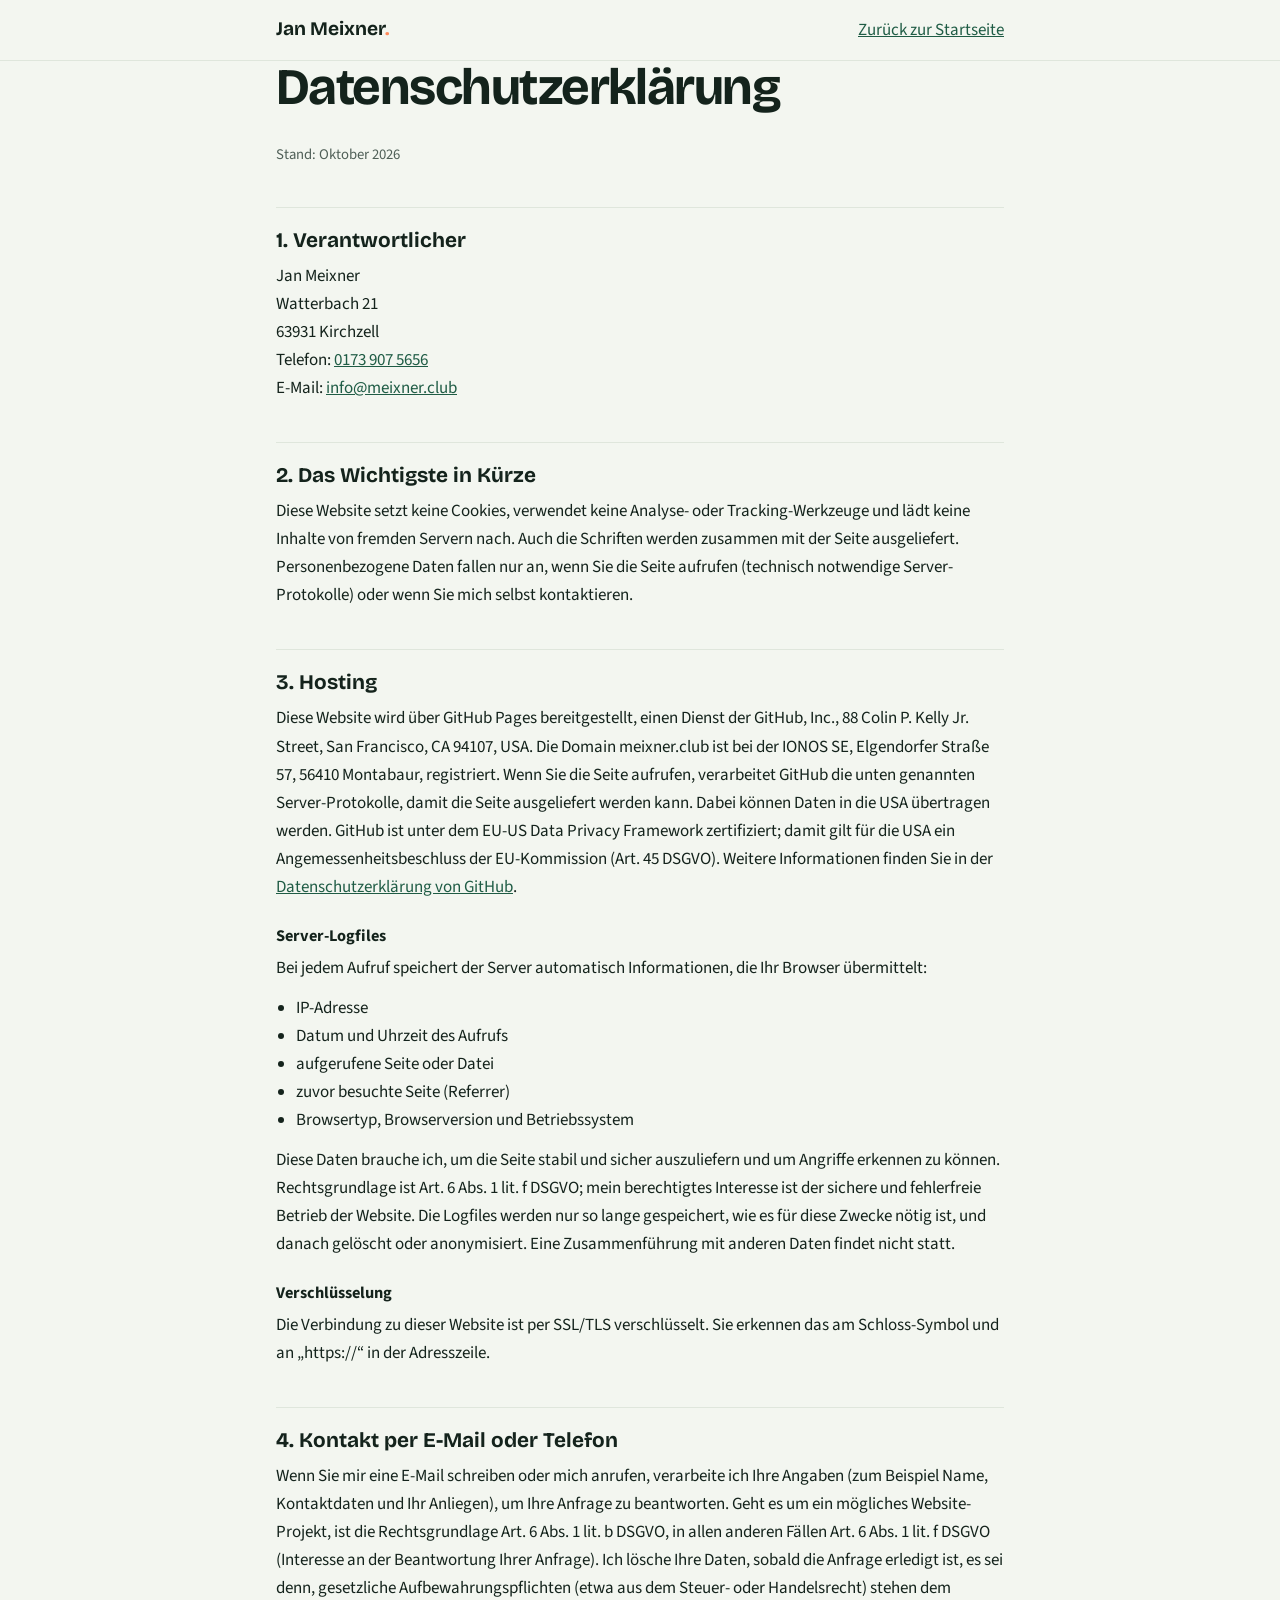
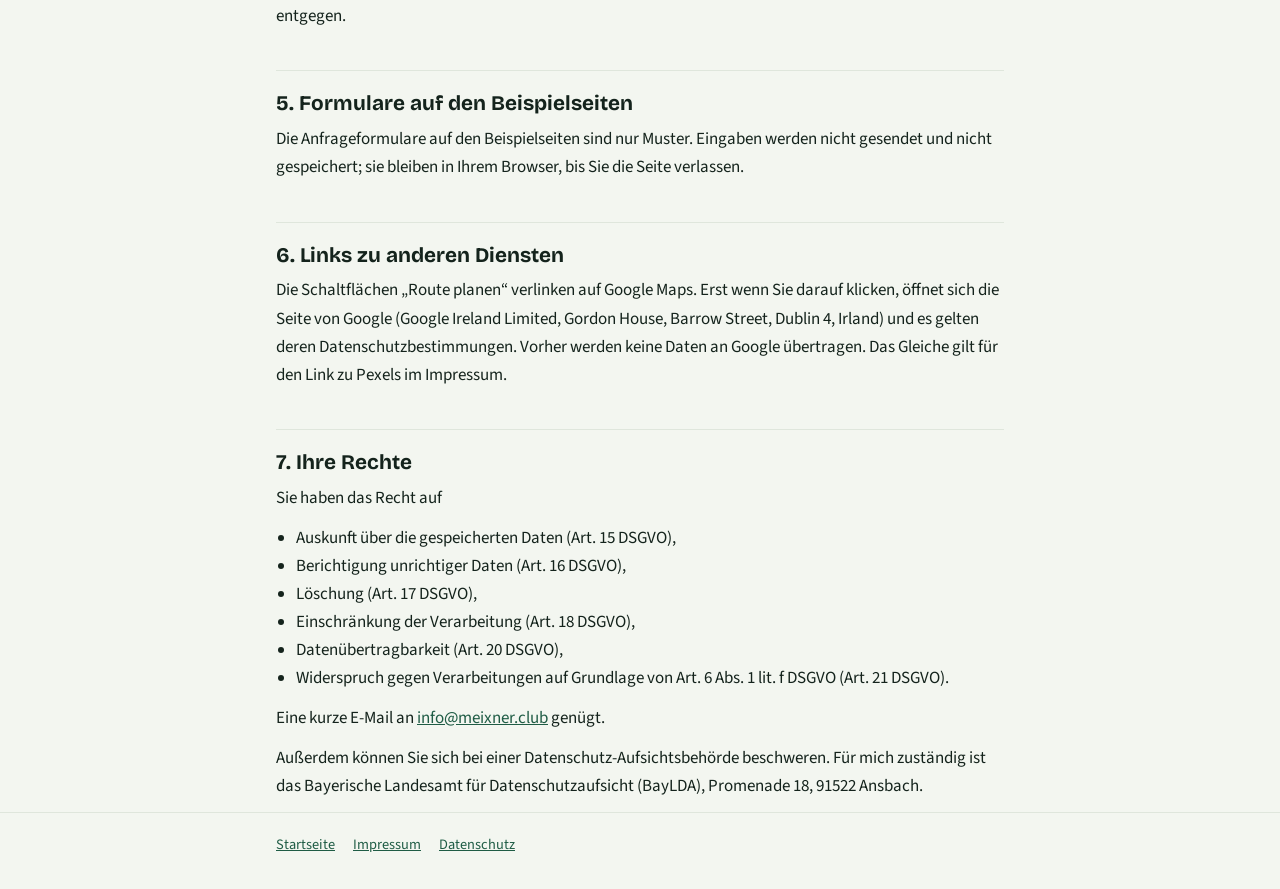
<file: datenschutz.html>
<!doctype html>
<html lang="de">
<head>
<meta charset="utf-8">
<meta name="viewport" content="width=device-width, initial-scale=1">
<title>Datenschutzerklärung · Jan Meixner</title>
<meta name="robots" content="noindex">
<link rel="icon" href="favicon.svg" type="image/svg+xml">
<link rel="icon" href="favicon-32.png" sizes="32x32" type="image/png">
<link rel="stylesheet" href="fonts.css">
<style>
:root{--bg:#f3f6f0;--ink:#14231c;--soft:#4f5f57;--green:#1f5c45;--apri:#ff8a5b;--line:#dfe6dc}
@media (prefers-color-scheme:dark){:root:not([data-theme="light"]){--bg:#101813;--ink:#eef3ee;--soft:#a7b5ad;--green:#3f9b76;--line:#2a3a31;color-scheme:dark}}
:root[data-theme="dark"]{--bg:#101813;--ink:#eef3ee;--soft:#a7b5ad;--green:#3f9b76;--line:#2a3a31;color-scheme:dark}
*{box-sizing:border-box}
body{margin:0;background:var(--bg);color:var(--ink);font:17px/1.65 "Source Sans 3",system-ui,sans-serif}
a{color:var(--green)}
.top{border-bottom:1px solid var(--line)}
.in{max-width:760px;margin:0 auto;padding:0 16px}
.top .in{display:flex;justify-content:space-between;align-items:baseline;gap:16px;padding-block:16px;flex-wrap:wrap}
.brand{font:700 1.2rem "Bricolage Grotesque",system-ui,sans-serif;color:var(--ink);text-decoration:none}
.brand span{color:var(--apri)}
main{padding-block:48px 72px}
h1{font:700 clamp(2.2rem,6vw,3.2rem)/1.05 "Bricolage Grotesque",system-ui,sans-serif;letter-spacing:-.03em;margin:0 0 28px}
h2{font:700 1.3rem/1.25 "Bricolage Grotesque",system-ui,sans-serif;margin:40px 0 8px;padding-top:20px;border-top:1px solid var(--line)}
h3{font-size:1.02rem;margin:22px 0 4px}
p,ul{margin:0 0 12px}
ul{padding-left:1.2em}
address{font-style:normal}
.small{color:var(--soft);font-size:.92rem}
footer{border-top:1px solid var(--line);color:var(--soft);font-size:.9rem}
footer .in{padding-block:20px 32px;display:flex;gap:18px;flex-wrap:wrap}
</style>
</head>
<body>
<header class="top"><div class="in"><a class="brand" href="index.html">Jan Meixner<span>.</span></a><a href="index.html">Zurück zur Startseite</a></div></header>
<main class="in">
<h1>Datenschutzerklärung</h1>
<p class="small">Stand: Oktober 2026</p>

<h2>1. Verantwortlicher</h2>
<address>Jan Meixner<br>Watterbach 21<br>63931 Kirchzell<br>Telefon: <a href="tel:+491739075656">0173 907 5656</a><br>E-Mail: <a href="mailto:info@meixner.club">info@meixner.club</a></address>

<h2>2. Das Wichtigste in Kürze</h2>
<p>Diese Website setzt keine Cookies, verwendet keine Analyse- oder Tracking-Werkzeuge und lädt keine Inhalte von fremden Servern nach. Auch die Schriften werden zusammen mit der Seite ausgeliefert. Personenbezogene Daten fallen nur an, wenn Sie die Seite aufrufen (technisch notwendige Server-Protokolle) oder wenn Sie mich selbst kontaktieren.</p>

<h2>3. Hosting</h2>
<p>Diese Website wird über GitHub Pages bereitgestellt, einen Dienst der GitHub, Inc., 88 Colin P. Kelly Jr. Street, San Francisco, CA 94107, USA. Die Domain meixner.club ist bei der IONOS SE, Elgendorfer Straße 57, 56410 Montabaur, registriert. Wenn Sie die Seite aufrufen, verarbeitet GitHub die unten genannten Server-Protokolle, damit die Seite ausgeliefert werden kann. Dabei können Daten in die USA übertragen werden. GitHub ist unter dem EU-US Data Privacy Framework zertifiziert; damit gilt für die USA ein Angemessenheitsbeschluss der EU-Kommission (Art. 45 DSGVO). Weitere Informationen finden Sie in der <a href="https://docs.github.com/de/site-policy/privacy-policies/github-general-privacy-statement">Datenschutzerklärung von GitHub</a>.</p>

<h3>Server-Logfiles</h3>
<p>Bei jedem Aufruf speichert der Server automatisch Informationen, die Ihr Browser übermittelt:</p>
<ul>
<li>IP-Adresse</li>
<li>Datum und Uhrzeit des Aufrufs</li>
<li>aufgerufene Seite oder Datei</li>
<li>zuvor besuchte Seite (Referrer)</li>
<li>Browsertyp, Browserversion und Betriebssystem</li>
</ul>
<p>Diese Daten brauche ich, um die Seite stabil und sicher auszuliefern und um Angriffe erkennen zu können. Rechtsgrundlage ist Art. 6 Abs. 1 lit. f DSGVO; mein berechtigtes Interesse ist der sichere und fehlerfreie Betrieb der Website. Die Logfiles werden nur so lange gespeichert, wie es für diese Zwecke nötig ist, und danach gelöscht oder anonymisiert. Eine Zusammenführung mit anderen Daten findet nicht statt.</p>

<h3>Verschlüsselung</h3>
<p>Die Verbindung zu dieser Website ist per SSL/TLS verschlüsselt. Sie erkennen das am Schloss-Symbol und an „https://“ in der Adresszeile.</p>

<h2>4. Kontakt per E-Mail oder Telefon</h2>
<p>Wenn Sie mir eine E-Mail schreiben oder mich anrufen, verarbeite ich Ihre Angaben (zum Beispiel Name, Kontaktdaten und Ihr Anliegen), um Ihre Anfrage zu beantworten. Geht es um ein mögliches Website-Projekt, ist die Rechtsgrundlage Art. 6 Abs. 1 lit. b DSGVO, in allen anderen Fällen Art. 6 Abs. 1 lit. f DSGVO (Interesse an der Beantwortung Ihrer Anfrage). Ich lösche Ihre Daten, sobald die Anfrage erledigt ist, es sei denn, gesetzliche Aufbewahrungspflichten (etwa aus dem Steuer- oder Handelsrecht) stehen dem entgegen.</p>

<h2>5. Formulare auf den Beispielseiten</h2>
<p>Die Anfrageformulare auf den Beispielseiten sind nur Muster. Eingaben werden nicht gesendet und nicht gespeichert; sie bleiben in Ihrem Browser, bis Sie die Seite verlassen.</p>

<h2>6. Links zu anderen Diensten</h2>
<p>Die Schaltflächen „Route planen“ verlinken auf Google Maps. Erst wenn Sie darauf klicken, öffnet sich die Seite von Google (Google Ireland Limited, Gordon House, Barrow Street, Dublin 4, Irland) und es gelten deren Datenschutzbestimmungen. Vorher werden keine Daten an Google übertragen. Das Gleiche gilt für den Link zu Pexels im Impressum.</p>

<h2>7. Ihre Rechte</h2>
<p>Sie haben das Recht auf</p>
<ul>
<li>Auskunft über die gespeicherten Daten (Art. 15 DSGVO),</li>
<li>Berichtigung unrichtiger Daten (Art. 16 DSGVO),</li>
<li>Löschung (Art. 17 DSGVO),</li>
<li>Einschränkung der Verarbeitung (Art. 18 DSGVO),</li>
<li>Datenübertragbarkeit (Art. 20 DSGVO),</li>
<li>Widerspruch gegen Verarbeitungen auf Grundlage von Art. 6 Abs. 1 lit. f DSGVO (Art. 21 DSGVO).</li>
</ul>
<p>Eine kurze E-Mail an <a href="mailto:info@meixner.club">info@meixner.club</a> genügt.</p>
<p>Außerdem können Sie sich bei einer Datenschutz-Aufsichtsbehörde beschweren. Für mich zuständig ist das Bayerische Landesamt für Datenschutzaufsicht (BayLDA), Promenade 18, 91522 Ansbach.</p>

</main>
<footer><div class="in"><a href="index.html">Startseite</a><a href="impressum.html">Impressum</a><a href="datenschutz.html">Datenschutz</a></div></footer>
</body>
</html>
</file>
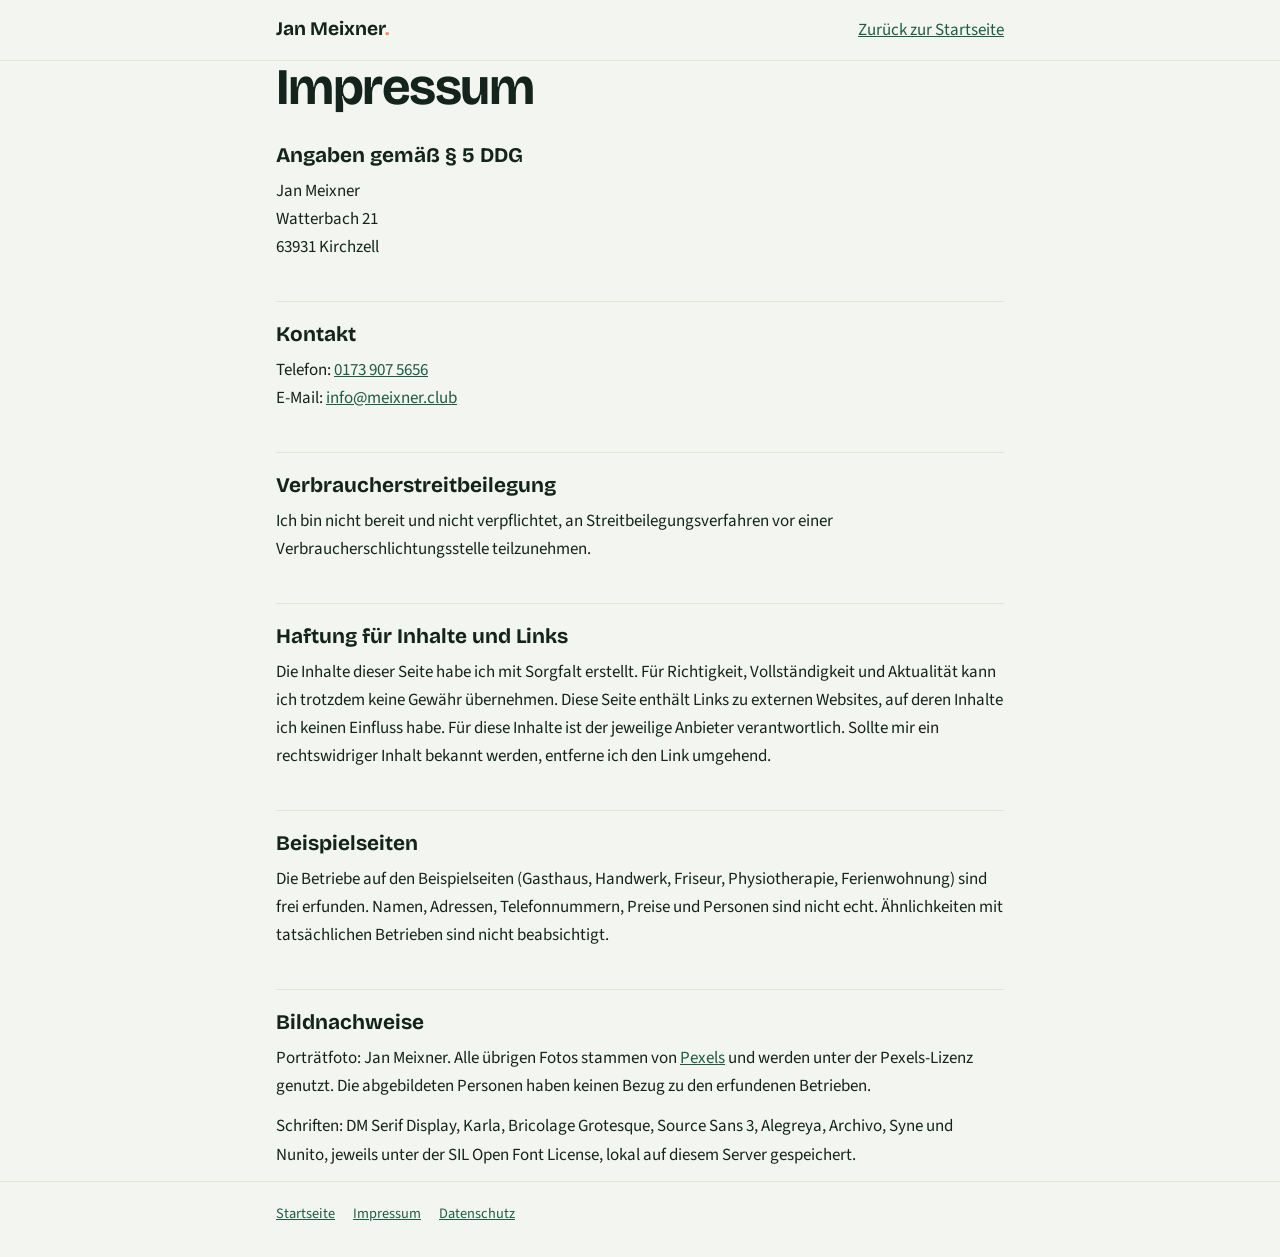
<file: impressum.html>
<!doctype html>
<html lang="de">
<head>
<meta charset="utf-8">
<meta name="viewport" content="width=device-width, initial-scale=1">
<title>Impressum · Jan Meixner</title>
<meta name="robots" content="noindex">
<link rel="icon" href="favicon.svg" type="image/svg+xml">
<link rel="icon" href="favicon-32.png" sizes="32x32" type="image/png">
<link rel="stylesheet" href="fonts.css">
<style>
:root{--bg:#f3f6f0;--ink:#14231c;--soft:#4f5f57;--green:#1f5c45;--apri:#ff8a5b;--line:#dfe6dc}
@media (prefers-color-scheme:dark){:root:not([data-theme="light"]){--bg:#101813;--ink:#eef3ee;--soft:#a7b5ad;--green:#3f9b76;--line:#2a3a31;color-scheme:dark}}
:root[data-theme="dark"]{--bg:#101813;--ink:#eef3ee;--soft:#a7b5ad;--green:#3f9b76;--line:#2a3a31;color-scheme:dark}
*{box-sizing:border-box}
body{margin:0;background:var(--bg);color:var(--ink);font:17px/1.65 "Source Sans 3",system-ui,sans-serif}
a{color:var(--green)}
.top{border-bottom:1px solid var(--line)}
.in{max-width:760px;margin:0 auto;padding:0 16px}
.top .in{display:flex;justify-content:space-between;align-items:baseline;gap:16px;padding-block:16px;flex-wrap:wrap}
.brand{font:700 1.2rem "Bricolage Grotesque",system-ui,sans-serif;color:var(--ink);text-decoration:none}
.brand span{color:var(--apri)}
main{padding-block:48px 72px}
h1{font:700 clamp(2.2rem,6vw,3.2rem)/1.05 "Bricolage Grotesque",system-ui,sans-serif;letter-spacing:-.03em;margin:0 0 28px}
h2{font:700 1.3rem/1.25 "Bricolage Grotesque",system-ui,sans-serif;margin:40px 0 8px;padding-top:20px;border-top:1px solid var(--line)}
h3{font-size:1.02rem;margin:22px 0 4px}
p,ul{margin:0 0 12px}
ul{padding-left:1.2em}
address{font-style:normal}
.small{color:var(--soft);font-size:.92rem}
footer{border-top:1px solid var(--line);color:var(--soft);font-size:.9rem}
footer .in{padding-block:20px 32px;display:flex;gap:18px;flex-wrap:wrap}
</style>
</head>
<body>
<header class="top"><div class="in"><a class="brand" href="index.html">Jan Meixner<span>.</span></a><a href="index.html">Zurück zur Startseite</a></div></header>
<main class="in">
<h1>Impressum</h1>
<h2 style="border:0;padding:0;margin-top:0">Angaben gemäß § 5 DDG</h2>
<address>Jan Meixner<br>Watterbach 21<br>63931 Kirchzell</address>

<h2>Kontakt</h2>
<p>Telefon: <a href="tel:+491739075656">0173 907 5656</a><br>E-Mail: <a href="mailto:info@meixner.club">info@meixner.club</a></p>

<h2>Verbraucherstreitbeilegung</h2>
<p>Ich bin nicht bereit und nicht verpflichtet, an Streitbeilegungsverfahren vor einer Verbraucherschlichtungsstelle teilzunehmen.</p>

<h2>Haftung für Inhalte und Links</h2>
<p>Die Inhalte dieser Seite habe ich mit Sorgfalt erstellt. Für Richtigkeit, Vollständigkeit und Aktualität kann ich trotzdem keine Gewähr übernehmen. Diese Seite enthält Links zu externen Websites, auf deren Inhalte ich keinen Einfluss habe. Für diese Inhalte ist der jeweilige Anbieter verantwortlich. Sollte mir ein rechtswidriger Inhalt bekannt werden, entferne ich den Link umgehend.</p>

<h2>Beispielseiten</h2>
<p>Die Betriebe auf den Beispielseiten (Gasthaus, Handwerk, Friseur, Physiotherapie, Ferienwohnung) sind frei erfunden. Namen, Adressen, Telefonnummern, Preise und Personen sind nicht echt. Ähnlichkeiten mit tatsächlichen Betrieben sind nicht beabsichtigt.</p>

<h2>Bildnachweise</h2>
<p>Porträtfoto: Jan Meixner. Alle übrigen Fotos stammen von <a href="https://www.pexels.com" rel="noopener">Pexels</a> und werden unter der Pexels-Lizenz genutzt. Die abgebildeten Personen haben keinen Bezug zu den erfundenen Betrieben.</p>
<p>Schriften: DM Serif Display, Karla, Bricolage Grotesque, Source Sans 3, Alegreya, Archivo, Syne und Nunito, jeweils unter der SIL Open Font License, lokal auf diesem Server gespeichert.</p>

</main>
<footer><div class="in"><a href="index.html">Startseite</a><a href="impressum.html">Impressum</a><a href="datenschutz.html">Datenschutz</a></div></footer>
</body>
</html>
</file>
<file: fonts.css>
/* Schriften lokal eingebunden (von Google Fonts heruntergeladen, SIL Open Font License). Kein Abruf bei Google. */
@font-face {
  font-family: 'Alegreya';
  font-style: italic;
  font-weight: 500;
  font-display: swap;
  src: url(fonts/Alegreya-italic-500-latin-ext.woff2) format('woff2');
  unicode-range: U+0100-02BA, U+02BD-02C5, U+02C7-02CC, U+02CE-02D7, U+02DD-02FF, U+0304, U+0308, U+0329, U+1D00-1DBF, U+1E00-1E9F, U+1EF2-1EFF, U+2020, U+20A0-20AB, U+20AD-20C4, U+2113, U+2C60-2C7F, U+A720-A7FF;
}
@font-face {
  font-family: 'Alegreya';
  font-style: italic;
  font-weight: 500;
  font-display: swap;
  src: url(fonts/Alegreya-italic-500-latin.woff2) format('woff2');
  unicode-range: U+0000-00FF, U+0131, U+0152-0153, U+02BB-02BC, U+02C6, U+02DA, U+02DC, U+0304, U+0308, U+0329, U+2000-206F, U+20AC, U+2122, U+2191, U+2193, U+2212, U+2215, U+FEFF, U+FFFD;
}
@font-face {
  font-family: 'Alegreya';
  font-style: normal;
  font-weight: 500;
  font-display: swap;
  src: url(fonts/Alegreya-normal-500-latin-ext.woff2) format('woff2');
  unicode-range: U+0100-02BA, U+02BD-02C5, U+02C7-02CC, U+02CE-02D7, U+02DD-02FF, U+0304, U+0308, U+0329, U+1D00-1DBF, U+1E00-1E9F, U+1EF2-1EFF, U+2020, U+20A0-20AB, U+20AD-20C4, U+2113, U+2C60-2C7F, U+A720-A7FF;
}
@font-face {
  font-family: 'Alegreya';
  font-style: normal;
  font-weight: 500;
  font-display: swap;
  src: url(fonts/Alegreya-normal-500-latin.woff2) format('woff2');
  unicode-range: U+0000-00FF, U+0131, U+0152-0153, U+02BB-02BC, U+02C6, U+02DA, U+02DC, U+0304, U+0308, U+0329, U+2000-206F, U+20AC, U+2122, U+2191, U+2193, U+2212, U+2215, U+FEFF, U+FFFD;
}
@font-face {
  font-family: 'Alegreya';
  font-style: normal;
  font-weight: 700;
  font-display: swap;
  src: url(fonts/Alegreya-normal-700-latin-ext.woff2) format('woff2');
  unicode-range: U+0100-02BA, U+02BD-02C5, U+02C7-02CC, U+02CE-02D7, U+02DD-02FF, U+0304, U+0308, U+0329, U+1D00-1DBF, U+1E00-1E9F, U+1EF2-1EFF, U+2020, U+20A0-20AB, U+20AD-20C4, U+2113, U+2C60-2C7F, U+A720-A7FF;
}
@font-face {
  font-family: 'Alegreya';
  font-style: normal;
  font-weight: 700;
  font-display: swap;
  src: url(fonts/Alegreya-normal-700-latin.woff2) format('woff2');
  unicode-range: U+0000-00FF, U+0131, U+0152-0153, U+02BB-02BC, U+02C6, U+02DA, U+02DC, U+0304, U+0308, U+0329, U+2000-206F, U+20AC, U+2122, U+2191, U+2193, U+2212, U+2215, U+FEFF, U+FFFD;
}
@font-face {
  font-family: 'Alegreya SC';
  font-style: normal;
  font-weight: 500;
  font-display: swap;
  src: url(fonts/AlegreyaSC-normal-500-latin-ext.woff2) format('woff2');
  unicode-range: U+0100-02BA, U+02BD-02C5, U+02C7-02CC, U+02CE-02D7, U+02DD-02FF, U+0304, U+0308, U+0329, U+1D00-1DBF, U+1E00-1E9F, U+1EF2-1EFF, U+2020, U+20A0-20AB, U+20AD-20C4, U+2113, U+2C60-2C7F, U+A720-A7FF;
}
@font-face {
  font-family: 'Alegreya SC';
  font-style: normal;
  font-weight: 500;
  font-display: swap;
  src: url(fonts/AlegreyaSC-normal-500-latin.woff2) format('woff2');
  unicode-range: U+0000-00FF, U+0131, U+0152-0153, U+02BB-02BC, U+02C6, U+02DA, U+02DC, U+0304, U+0308, U+0329, U+2000-206F, U+20AC, U+2122, U+2191, U+2193, U+2212, U+2215, U+FEFF, U+FFFD;
}
@font-face {
  font-family: 'Archivo';
  font-style: normal;
  font-weight: 400;
  font-stretch: 100%;
  font-display: swap;
  src: url(fonts/Archivo-normal-400-latin-ext.woff2) format('woff2');
  unicode-range: U+0100-02BA, U+02BD-02C5, U+02C7-02CC, U+02CE-02D7, U+02DD-02FF, U+0304, U+0308, U+0329, U+1D00-1DBF, U+1E00-1E9F, U+1EF2-1EFF, U+2020, U+20A0-20AB, U+20AD-20C4, U+2113, U+2C60-2C7F, U+A720-A7FF;
}
@font-face {
  font-family: 'Archivo';
  font-style: normal;
  font-weight: 400;
  font-stretch: 100%;
  font-display: swap;
  src: url(fonts/Archivo-normal-400-latin.woff2) format('woff2');
  unicode-range: U+0000-00FF, U+0131, U+0152-0153, U+02BB-02BC, U+02C6, U+02DA, U+02DC, U+0304, U+0308, U+0329, U+2000-206F, U+20AC, U+2122, U+2191, U+2193, U+2212, U+2215, U+FEFF, U+FFFD;
}
@font-face {
  font-family: 'Archivo';
  font-style: normal;
  font-weight: 600;
  font-stretch: 100%;
  font-display: swap;
  src: url(fonts/Archivo-normal-600-latin-ext.woff2) format('woff2');
  unicode-range: U+0100-02BA, U+02BD-02C5, U+02C7-02CC, U+02CE-02D7, U+02DD-02FF, U+0304, U+0308, U+0329, U+1D00-1DBF, U+1E00-1E9F, U+1EF2-1EFF, U+2020, U+20A0-20AB, U+20AD-20C4, U+2113, U+2C60-2C7F, U+A720-A7FF;
}
@font-face {
  font-family: 'Archivo';
  font-style: normal;
  font-weight: 600;
  font-stretch: 100%;
  font-display: swap;
  src: url(fonts/Archivo-normal-600-latin.woff2) format('woff2');
  unicode-range: U+0000-00FF, U+0131, U+0152-0153, U+02BB-02BC, U+02C6, U+02DA, U+02DC, U+0304, U+0308, U+0329, U+2000-206F, U+20AC, U+2122, U+2191, U+2193, U+2212, U+2215, U+FEFF, U+FFFD;
}
@font-face {
  font-family: 'Archivo';
  font-style: normal;
  font-weight: 800;
  font-stretch: 100%;
  font-display: swap;
  src: url(fonts/Archivo-normal-800-latin-ext.woff2) format('woff2');
  unicode-range: U+0100-02BA, U+02BD-02C5, U+02C7-02CC, U+02CE-02D7, U+02DD-02FF, U+0304, U+0308, U+0329, U+1D00-1DBF, U+1E00-1E9F, U+1EF2-1EFF, U+2020, U+20A0-20AB, U+20AD-20C4, U+2113, U+2C60-2C7F, U+A720-A7FF;
}
@font-face {
  font-family: 'Archivo';
  font-style: normal;
  font-weight: 800;
  font-stretch: 100%;
  font-display: swap;
  src: url(fonts/Archivo-normal-800-latin.woff2) format('woff2');
  unicode-range: U+0000-00FF, U+0131, U+0152-0153, U+02BB-02BC, U+02C6, U+02DA, U+02DC, U+0304, U+0308, U+0329, U+2000-206F, U+20AC, U+2122, U+2191, U+2193, U+2212, U+2215, U+FEFF, U+FFFD;
}
@font-face {
  font-family: 'Archivo Narrow';
  font-style: normal;
  font-weight: 600;
  font-display: swap;
  src: url(fonts/ArchivoNarrow-normal-600-latin-ext.woff2) format('woff2');
  unicode-range: U+0100-02BA, U+02BD-02C5, U+02C7-02CC, U+02CE-02D7, U+02DD-02FF, U+0304, U+0308, U+0329, U+1D00-1DBF, U+1E00-1E9F, U+1EF2-1EFF, U+2020, U+20A0-20AB, U+20AD-20C4, U+2113, U+2C60-2C7F, U+A720-A7FF;
}
@font-face {
  font-family: 'Archivo Narrow';
  font-style: normal;
  font-weight: 600;
  font-display: swap;
  src: url(fonts/ArchivoNarrow-normal-600-latin.woff2) format('woff2');
  unicode-range: U+0000-00FF, U+0131, U+0152-0153, U+02BB-02BC, U+02C6, U+02DA, U+02DC, U+0304, U+0308, U+0329, U+2000-206F, U+20AC, U+2122, U+2191, U+2193, U+2212, U+2215, U+FEFF, U+FFFD;
}
@font-face {
  font-family: 'Bricolage Grotesque';
  font-style: normal;
  font-weight: 500;
  font-stretch: 100%;
  font-display: swap;
  src: url(fonts/BricolageGrotesque-normal-500-latin-ext.woff2) format('woff2');
  unicode-range: U+0100-02BA, U+02BD-02C5, U+02C7-02CC, U+02CE-02D7, U+02DD-02FF, U+0304, U+0308, U+0329, U+1D00-1DBF, U+1E00-1E9F, U+1EF2-1EFF, U+2020, U+20A0-20AB, U+20AD-20C4, U+2113, U+2C60-2C7F, U+A720-A7FF;
}
@font-face {
  font-family: 'Bricolage Grotesque';
  font-style: normal;
  font-weight: 500;
  font-stretch: 100%;
  font-display: swap;
  src: url(fonts/BricolageGrotesque-normal-500-latin.woff2) format('woff2');
  unicode-range: U+0000-00FF, U+0131, U+0152-0153, U+02BB-02BC, U+02C6, U+02DA, U+02DC, U+0304, U+0308, U+0329, U+2000-206F, U+20AC, U+2122, U+2191, U+2193, U+2212, U+2215, U+FEFF, U+FFFD;
}
@font-face {
  font-family: 'Bricolage Grotesque';
  font-style: normal;
  font-weight: 700;
  font-stretch: 100%;
  font-display: swap;
  src: url(fonts/BricolageGrotesque-normal-700-latin-ext.woff2) format('woff2');
  unicode-range: U+0100-02BA, U+02BD-02C5, U+02C7-02CC, U+02CE-02D7, U+02DD-02FF, U+0304, U+0308, U+0329, U+1D00-1DBF, U+1E00-1E9F, U+1EF2-1EFF, U+2020, U+20A0-20AB, U+20AD-20C4, U+2113, U+2C60-2C7F, U+A720-A7FF;
}
@font-face {
  font-family: 'Bricolage Grotesque';
  font-style: normal;
  font-weight: 700;
  font-stretch: 100%;
  font-display: swap;
  src: url(fonts/BricolageGrotesque-normal-700-latin.woff2) format('woff2');
  unicode-range: U+0000-00FF, U+0131, U+0152-0153, U+02BB-02BC, U+02C6, U+02DA, U+02DC, U+0304, U+0308, U+0329, U+2000-206F, U+20AC, U+2122, U+2191, U+2193, U+2212, U+2215, U+FEFF, U+FFFD;
}
@font-face {
  font-family: 'DM Serif Display';
  font-style: italic;
  font-weight: 400;
  font-display: swap;
  src: url(fonts/DMSerifDisplay-italic-400-latin-ext.woff2) format('woff2');
  unicode-range: U+0100-02BA, U+02BD-02C5, U+02C7-02CC, U+02CE-02D7, U+02DD-02FF, U+0304, U+0308, U+0329, U+1D00-1DBF, U+1E00-1E9F, U+1EF2-1EFF, U+2020, U+20A0-20AB, U+20AD-20C4, U+2113, U+2C60-2C7F, U+A720-A7FF;
}
@font-face {
  font-family: 'DM Serif Display';
  font-style: italic;
  font-weight: 400;
  font-display: swap;
  src: url(fonts/DMSerifDisplay-italic-400-latin.woff2) format('woff2');
  unicode-range: U+0000-00FF, U+0131, U+0152-0153, U+02BB-02BC, U+02C6, U+02DA, U+02DC, U+0304, U+0308, U+0329, U+2000-206F, U+20AC, U+2122, U+2191, U+2193, U+2212, U+2215, U+FEFF, U+FFFD;
}
@font-face {
  font-family: 'DM Serif Display';
  font-style: normal;
  font-weight: 400;
  font-display: swap;
  src: url(fonts/DMSerifDisplay-normal-400-latin-ext.woff2) format('woff2');
  unicode-range: U+0100-02BA, U+02BD-02C5, U+02C7-02CC, U+02CE-02D7, U+02DD-02FF, U+0304, U+0308, U+0329, U+1D00-1DBF, U+1E00-1E9F, U+1EF2-1EFF, U+2020, U+20A0-20AB, U+20AD-20C4, U+2113, U+2C60-2C7F, U+A720-A7FF;
}
@font-face {
  font-family: 'DM Serif Display';
  font-style: normal;
  font-weight: 400;
  font-display: swap;
  src: url(fonts/DMSerifDisplay-normal-400-latin.woff2) format('woff2');
  unicode-range: U+0000-00FF, U+0131, U+0152-0153, U+02BB-02BC, U+02C6, U+02DA, U+02DC, U+0304, U+0308, U+0329, U+2000-206F, U+20AC, U+2122, U+2191, U+2193, U+2212, U+2215, U+FEFF, U+FFFD;
}
@font-face {
  font-family: 'Karla';
  font-style: normal;
  font-weight: 400;
  font-display: swap;
  src: url(fonts/Karla-normal-400-latin-ext.woff2) format('woff2');
  unicode-range: U+0100-02BA, U+02BD-02C5, U+02C7-02CC, U+02CE-02D7, U+02DD-02FF, U+0304, U+0308, U+0329, U+1D00-1DBF, U+1E00-1E9F, U+1EF2-1EFF, U+2020, U+20A0-20AB, U+20AD-20C4, U+2113, U+2C60-2C7F, U+A720-A7FF;
}
@font-face {
  font-family: 'Karla';
  font-style: normal;
  font-weight: 400;
  font-display: swap;
  src: url(fonts/Karla-normal-400-latin.woff2) format('woff2');
  unicode-range: U+0000-00FF, U+0131, U+0152-0153, U+02BB-02BC, U+02C6, U+02DA, U+02DC, U+0304, U+0308, U+0329, U+2000-206F, U+20AC, U+2122, U+2191, U+2193, U+2212, U+2215, U+FEFF, U+FFFD;
}
@font-face {
  font-family: 'Karla';
  font-style: normal;
  font-weight: 600;
  font-display: swap;
  src: url(fonts/Karla-normal-600-latin-ext.woff2) format('woff2');
  unicode-range: U+0100-02BA, U+02BD-02C5, U+02C7-02CC, U+02CE-02D7, U+02DD-02FF, U+0304, U+0308, U+0329, U+1D00-1DBF, U+1E00-1E9F, U+1EF2-1EFF, U+2020, U+20A0-20AB, U+20AD-20C4, U+2113, U+2C60-2C7F, U+A720-A7FF;
}
@font-face {
  font-family: 'Karla';
  font-style: normal;
  font-weight: 600;
  font-display: swap;
  src: url(fonts/Karla-normal-600-latin.woff2) format('woff2');
  unicode-range: U+0000-00FF, U+0131, U+0152-0153, U+02BB-02BC, U+02C6, U+02DA, U+02DC, U+0304, U+0308, U+0329, U+2000-206F, U+20AC, U+2122, U+2191, U+2193, U+2212, U+2215, U+FEFF, U+FFFD;
}
@font-face {
  font-family: 'Karla';
  font-style: normal;
  font-weight: 700;
  font-display: swap;
  src: url(fonts/Karla-normal-700-latin-ext.woff2) format('woff2');
  unicode-range: U+0100-02BA, U+02BD-02C5, U+02C7-02CC, U+02CE-02D7, U+02DD-02FF, U+0304, U+0308, U+0329, U+1D00-1DBF, U+1E00-1E9F, U+1EF2-1EFF, U+2020, U+20A0-20AB, U+20AD-20C4, U+2113, U+2C60-2C7F, U+A720-A7FF;
}
@font-face {
  font-family: 'Karla';
  font-style: normal;
  font-weight: 700;
  font-display: swap;
  src: url(fonts/Karla-normal-700-latin.woff2) format('woff2');
  unicode-range: U+0000-00FF, U+0131, U+0152-0153, U+02BB-02BC, U+02C6, U+02DA, U+02DC, U+0304, U+0308, U+0329, U+2000-206F, U+20AC, U+2122, U+2191, U+2193, U+2212, U+2215, U+FEFF, U+FFFD;
}
@font-face {
  font-family: 'Nunito';
  font-style: normal;
  font-weight: 400;
  font-display: swap;
  src: url(fonts/Nunito-normal-400-latin-ext.woff2) format('woff2');
  unicode-range: U+0100-02BA, U+02BD-02C5, U+02C7-02CC, U+02CE-02D7, U+02DD-02FF, U+0304, U+0308, U+0329, U+1D00-1DBF, U+1E00-1E9F, U+1EF2-1EFF, U+2020, U+20A0-20AB, U+20AD-20C4, U+2113, U+2C60-2C7F, U+A720-A7FF;
}
@font-face {
  font-family: 'Nunito';
  font-style: normal;
  font-weight: 400;
  font-display: swap;
  src: url(fonts/Nunito-normal-400-latin.woff2) format('woff2');
  unicode-range: U+0000-00FF, U+0131, U+0152-0153, U+02BB-02BC, U+02C6, U+02DA, U+02DC, U+0304, U+0308, U+0329, U+2000-206F, U+20AC, U+2122, U+2191, U+2193, U+2212, U+2215, U+FEFF, U+FFFD;
}
@font-face {
  font-family: 'Nunito';
  font-style: normal;
  font-weight: 700;
  font-display: swap;
  src: url(fonts/Nunito-normal-700-latin-ext.woff2) format('woff2');
  unicode-range: U+0100-02BA, U+02BD-02C5, U+02C7-02CC, U+02CE-02D7, U+02DD-02FF, U+0304, U+0308, U+0329, U+1D00-1DBF, U+1E00-1E9F, U+1EF2-1EFF, U+2020, U+20A0-20AB, U+20AD-20C4, U+2113, U+2C60-2C7F, U+A720-A7FF;
}
@font-face {
  font-family: 'Nunito';
  font-style: normal;
  font-weight: 700;
  font-display: swap;
  src: url(fonts/Nunito-normal-700-latin.woff2) format('woff2');
  unicode-range: U+0000-00FF, U+0131, U+0152-0153, U+02BB-02BC, U+02C6, U+02DA, U+02DC, U+0304, U+0308, U+0329, U+2000-206F, U+20AC, U+2122, U+2191, U+2193, U+2212, U+2215, U+FEFF, U+FFFD;
}
@font-face {
  font-family: 'Nunito';
  font-style: normal;
  font-weight: 800;
  font-display: swap;
  src: url(fonts/Nunito-normal-800-latin-ext.woff2) format('woff2');
  unicode-range: U+0100-02BA, U+02BD-02C5, U+02C7-02CC, U+02CE-02D7, U+02DD-02FF, U+0304, U+0308, U+0329, U+1D00-1DBF, U+1E00-1E9F, U+1EF2-1EFF, U+2020, U+20A0-20AB, U+20AD-20C4, U+2113, U+2C60-2C7F, U+A720-A7FF;
}
@font-face {
  font-family: 'Nunito';
  font-style: normal;
  font-weight: 800;
  font-display: swap;
  src: url(fonts/Nunito-normal-800-latin.woff2) format('woff2');
  unicode-range: U+0000-00FF, U+0131, U+0152-0153, U+02BB-02BC, U+02C6, U+02DA, U+02DC, U+0304, U+0308, U+0329, U+2000-206F, U+20AC, U+2122, U+2191, U+2193, U+2212, U+2215, U+FEFF, U+FFFD;
}
@font-face {
  font-family: 'Source Sans 3';
  font-style: normal;
  font-weight: 400;
  font-display: swap;
  src: url(fonts/SourceSans3-normal-400-latin-ext.woff2) format('woff2');
  unicode-range: U+0100-02BA, U+02BD-02C5, U+02C7-02CC, U+02CE-02D7, U+02DD-02FF, U+0304, U+0308, U+0329, U+1D00-1DBF, U+1E00-1E9F, U+1EF2-1EFF, U+2020, U+20A0-20AB, U+20AD-20C4, U+2113, U+2C60-2C7F, U+A720-A7FF;
}
@font-face {
  font-family: 'Source Sans 3';
  font-style: normal;
  font-weight: 400;
  font-display: swap;
  src: url(fonts/SourceSans3-normal-400-latin.woff2) format('woff2');
  unicode-range: U+0000-00FF, U+0131, U+0152-0153, U+02BB-02BC, U+02C6, U+02DA, U+02DC, U+0304, U+0308, U+0329, U+2000-206F, U+20AC, U+2122, U+2191, U+2193, U+2212, U+2215, U+FEFF, U+FFFD;
}
@font-face {
  font-family: 'Source Sans 3';
  font-style: normal;
  font-weight: 600;
  font-display: swap;
  src: url(fonts/SourceSans3-normal-600-latin-ext.woff2) format('woff2');
  unicode-range: U+0100-02BA, U+02BD-02C5, U+02C7-02CC, U+02CE-02D7, U+02DD-02FF, U+0304, U+0308, U+0329, U+1D00-1DBF, U+1E00-1E9F, U+1EF2-1EFF, U+2020, U+20A0-20AB, U+20AD-20C4, U+2113, U+2C60-2C7F, U+A720-A7FF;
}
@font-face {
  font-family: 'Source Sans 3';
  font-style: normal;
  font-weight: 600;
  font-display: swap;
  src: url(fonts/SourceSans3-normal-600-latin.woff2) format('woff2');
  unicode-range: U+0000-00FF, U+0131, U+0152-0153, U+02BB-02BC, U+02C6, U+02DA, U+02DC, U+0304, U+0308, U+0329, U+2000-206F, U+20AC, U+2122, U+2191, U+2193, U+2212, U+2215, U+FEFF, U+FFFD;
}
@font-face {
  font-family: 'Source Sans 3';
  font-style: normal;
  font-weight: 700;
  font-display: swap;
  src: url(fonts/SourceSans3-normal-700-latin-ext.woff2) format('woff2');
  unicode-range: U+0100-02BA, U+02BD-02C5, U+02C7-02CC, U+02CE-02D7, U+02DD-02FF, U+0304, U+0308, U+0329, U+1D00-1DBF, U+1E00-1E9F, U+1EF2-1EFF, U+2020, U+20A0-20AB, U+20AD-20C4, U+2113, U+2C60-2C7F, U+A720-A7FF;
}
@font-face {
  font-family: 'Source Sans 3';
  font-style: normal;
  font-weight: 700;
  font-display: swap;
  src: url(fonts/SourceSans3-normal-700-latin.woff2) format('woff2');
  unicode-range: U+0000-00FF, U+0131, U+0152-0153, U+02BB-02BC, U+02C6, U+02DA, U+02DC, U+0304, U+0308, U+0329, U+2000-206F, U+20AC, U+2122, U+2191, U+2193, U+2212, U+2215, U+FEFF, U+FFFD;
}
@font-face {
  font-family: 'Syne';
  font-style: normal;
  font-weight: 600;
  font-display: swap;
  src: url(fonts/Syne-normal-600-latin-ext.woff2) format('woff2');
  unicode-range: U+0100-02BA, U+02BD-02C5, U+02C7-02CC, U+02CE-02D7, U+02DD-02FF, U+0304, U+0308, U+0329, U+1D00-1DBF, U+1E00-1E9F, U+1EF2-1EFF, U+2020, U+20A0-20AB, U+20AD-20C4, U+2113, U+2C60-2C7F, U+A720-A7FF;
}
@font-face {
  font-family: 'Syne';
  font-style: normal;
  font-weight: 600;
  font-display: swap;
  src: url(fonts/Syne-normal-600-latin.woff2) format('woff2');
  unicode-range: U+0000-00FF, U+0131, U+0152-0153, U+02BB-02BC, U+02C6, U+02DA, U+02DC, U+0304, U+0308, U+0329, U+2000-206F, U+20AC, U+2122, U+2191, U+2193, U+2212, U+2215, U+FEFF, U+FFFD;
}
@font-face {
  font-family: 'Syne';
  font-style: normal;
  font-weight: 800;
  font-display: swap;
  src: url(fonts/Syne-normal-800-latin-ext.woff2) format('woff2');
  unicode-range: U+0100-02BA, U+02BD-02C5, U+02C7-02CC, U+02CE-02D7, U+02DD-02FF, U+0304, U+0308, U+0329, U+1D00-1DBF, U+1E00-1E9F, U+1EF2-1EFF, U+2020, U+20A0-20AB, U+20AD-20C4, U+2113, U+2C60-2C7F, U+A720-A7FF;
}
@font-face {
  font-family: 'Syne';
  font-style: normal;
  font-weight: 800;
  font-display: swap;
  src: url(fonts/Syne-normal-800-latin.woff2) format('woff2');
  unicode-range: U+0000-00FF, U+0131, U+0152-0153, U+02BB-02BC, U+02C6, U+02DA, U+02DC, U+0304, U+0308, U+0329, U+2000-206F, U+20AC, U+2122, U+2191, U+2193, U+2212, U+2215, U+FEFF, U+FFFD;
}
</file>
